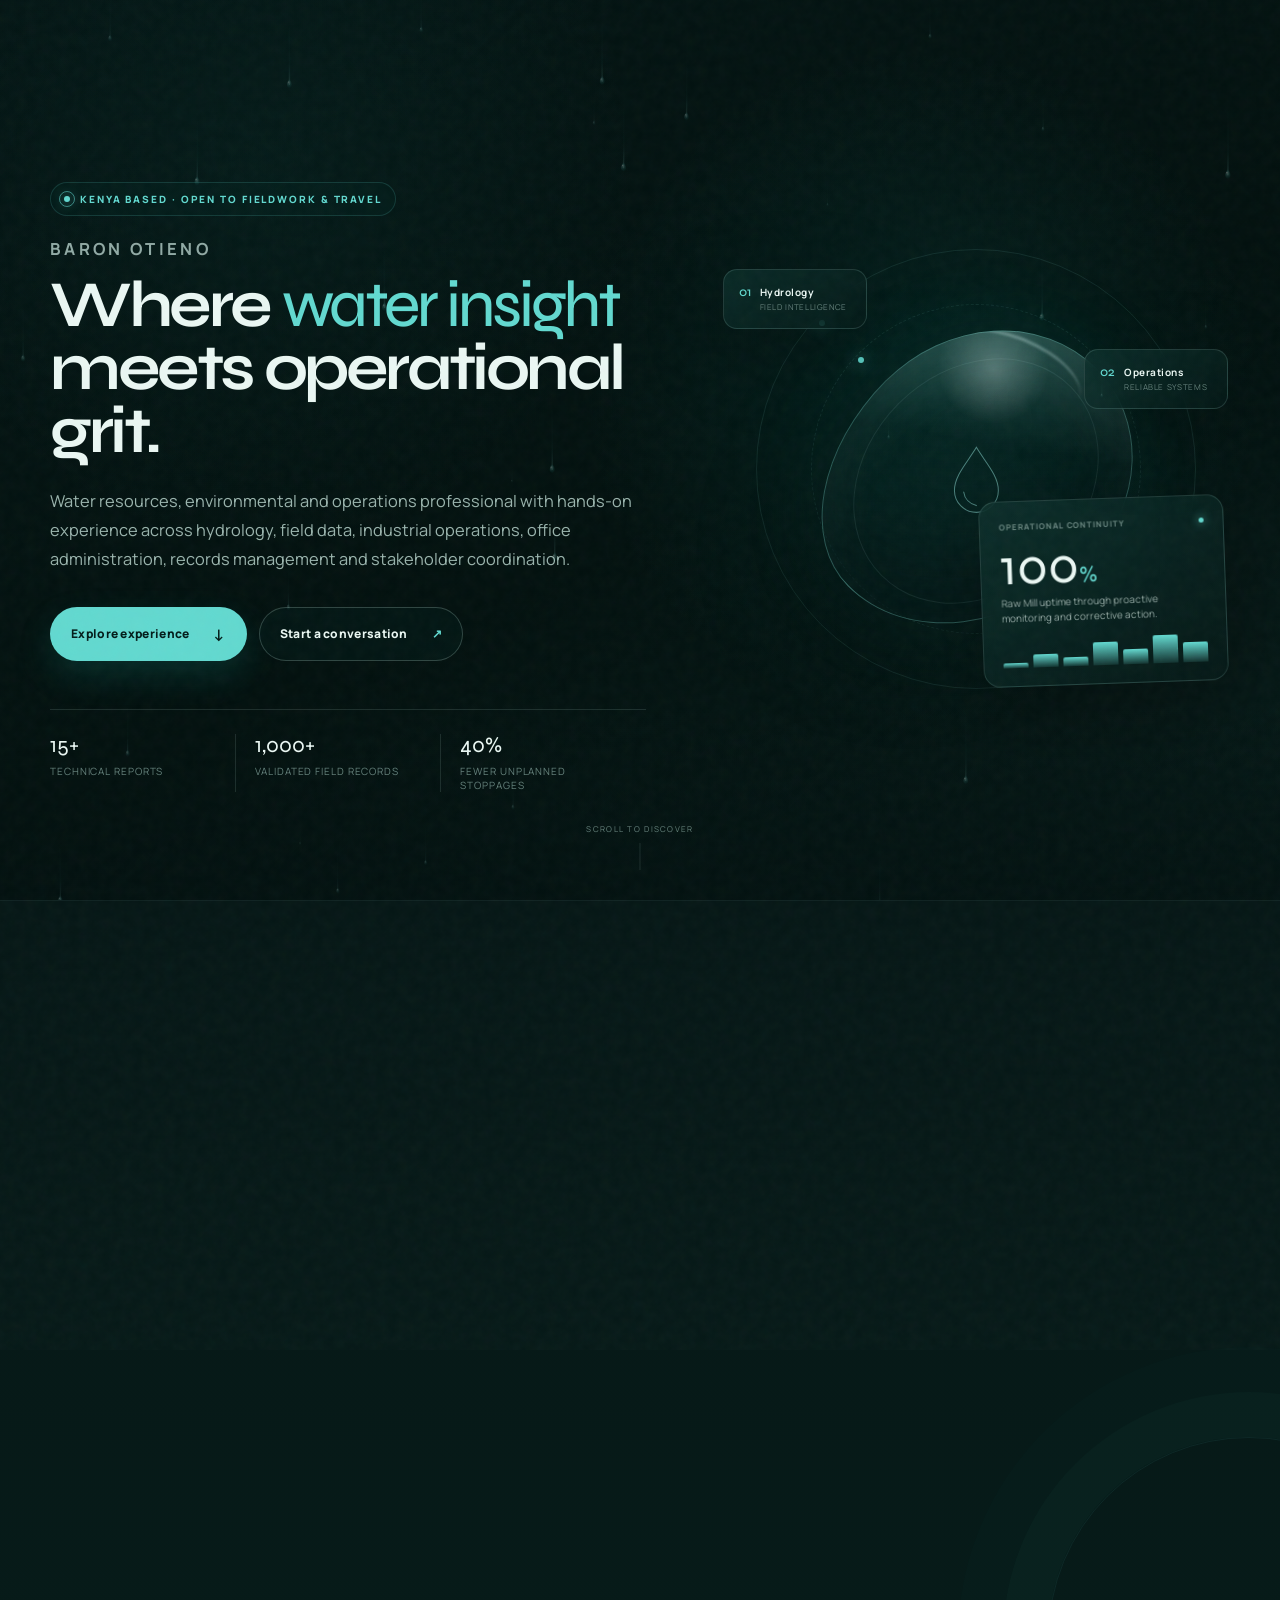
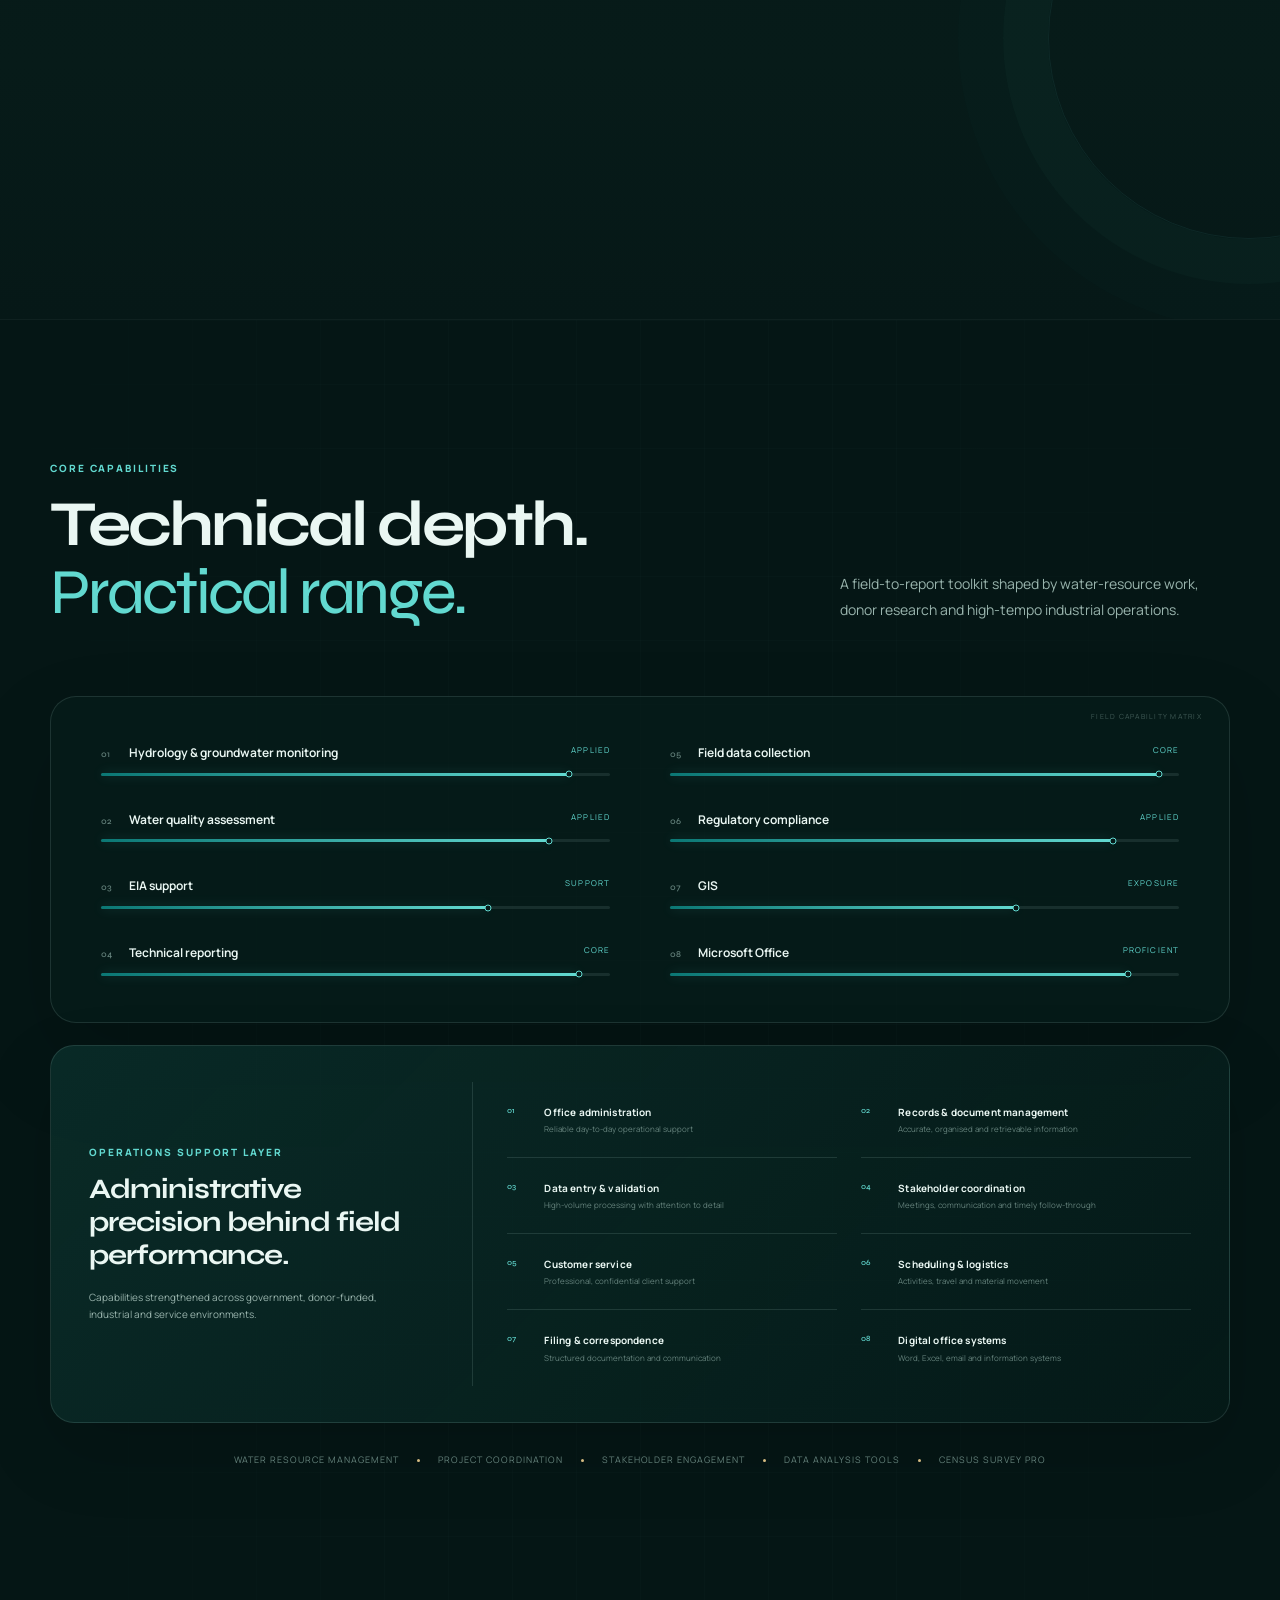
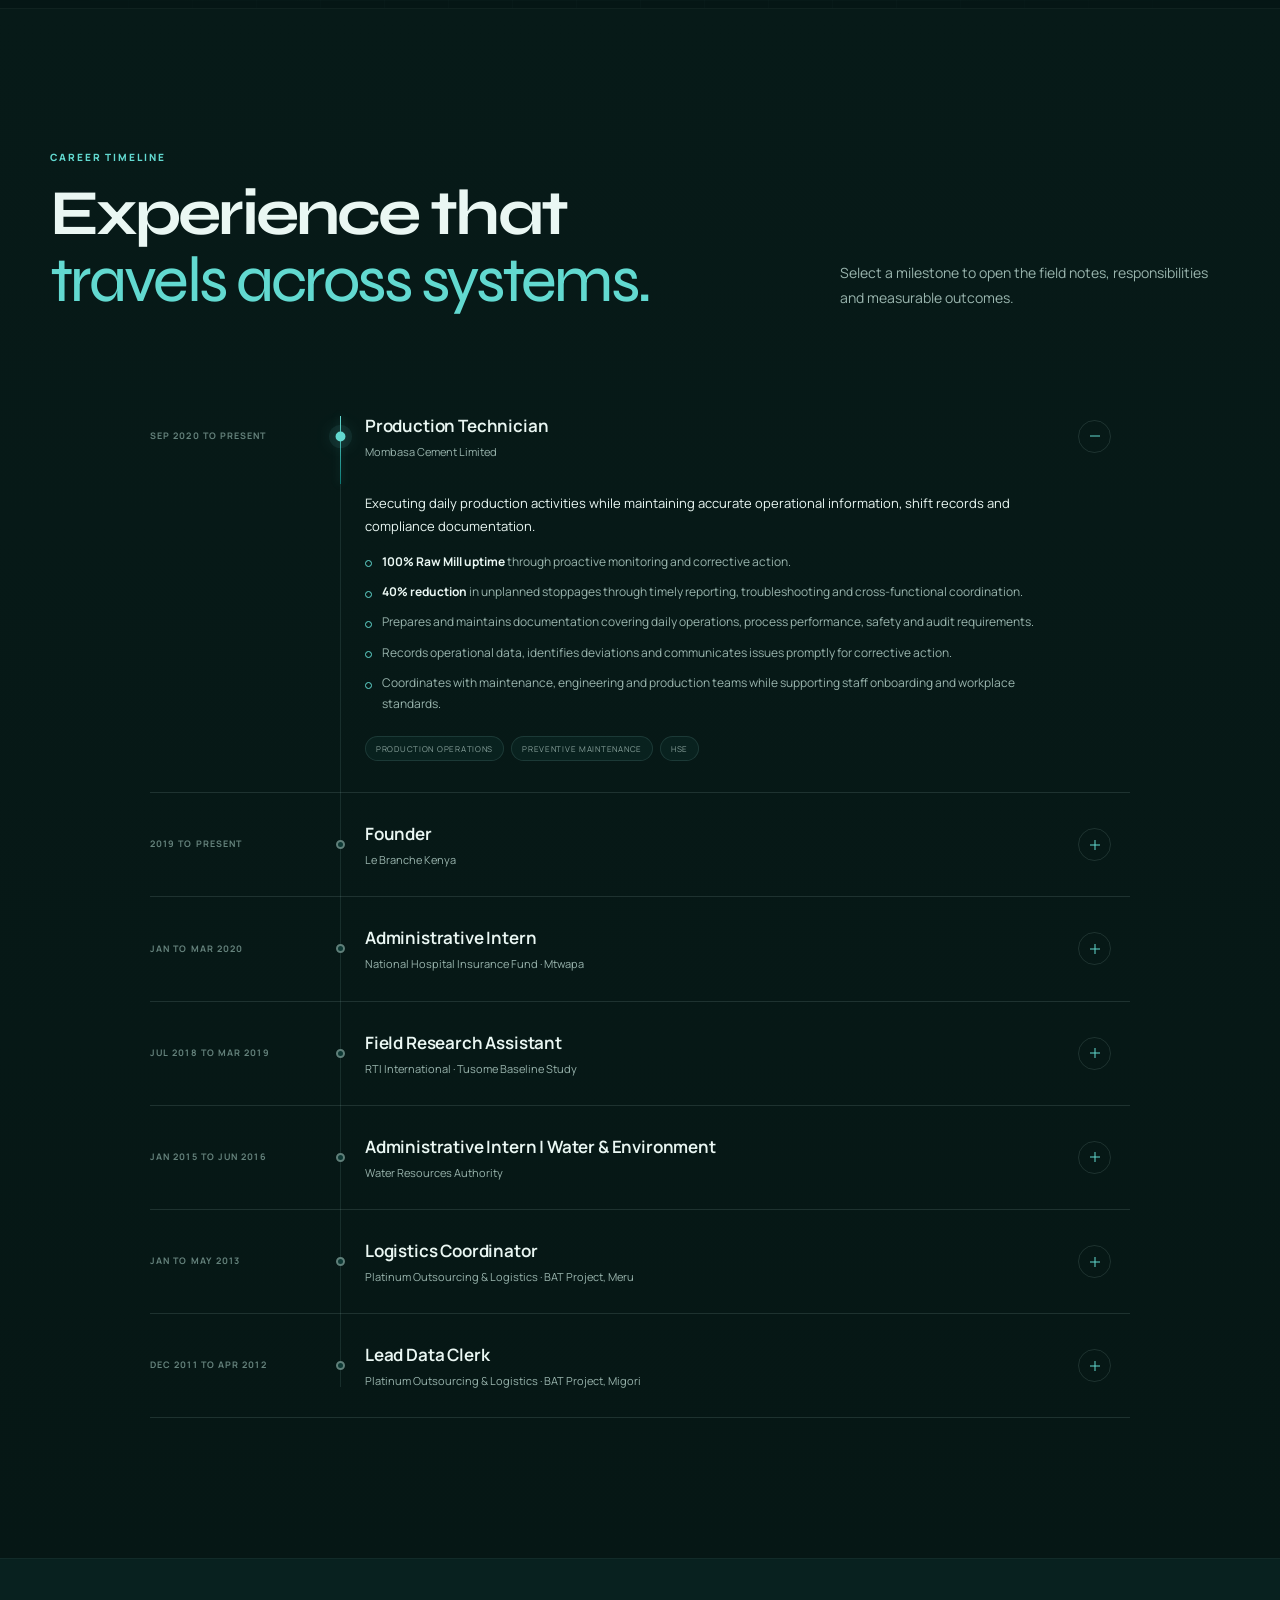
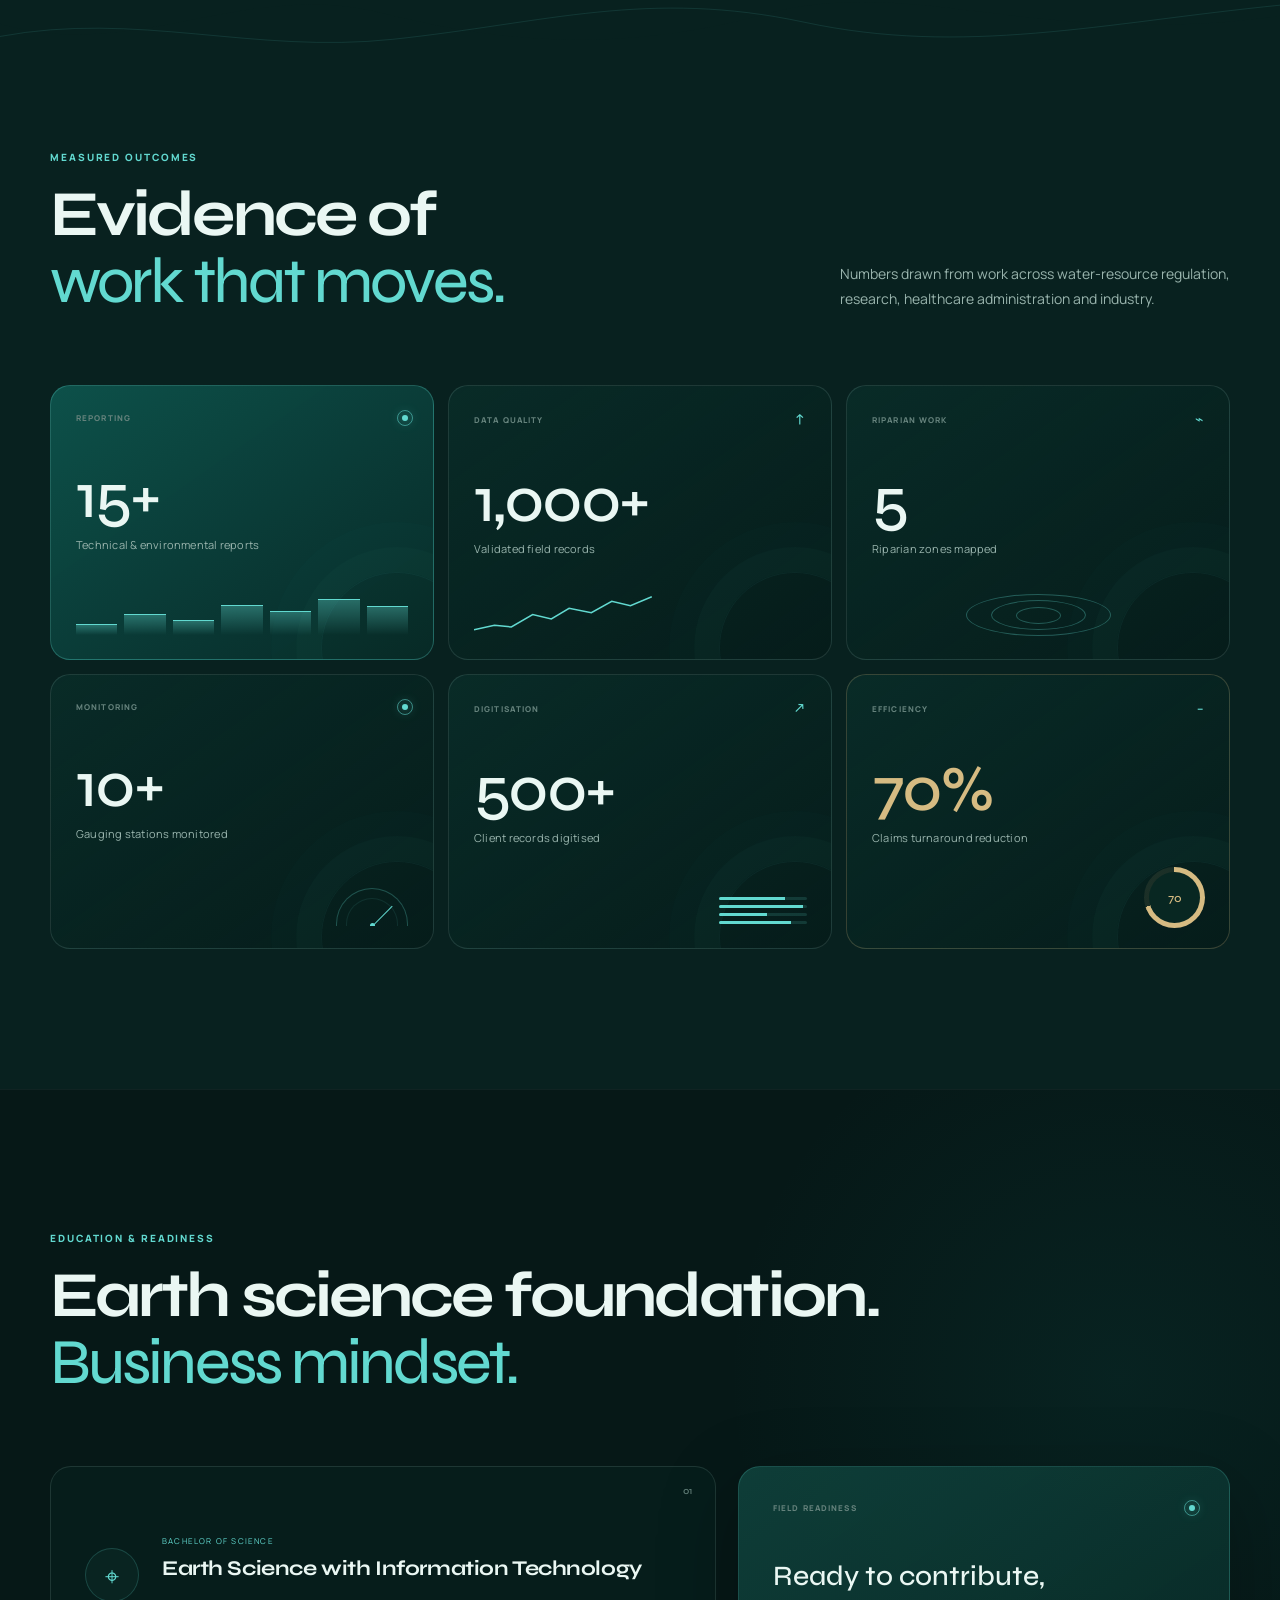
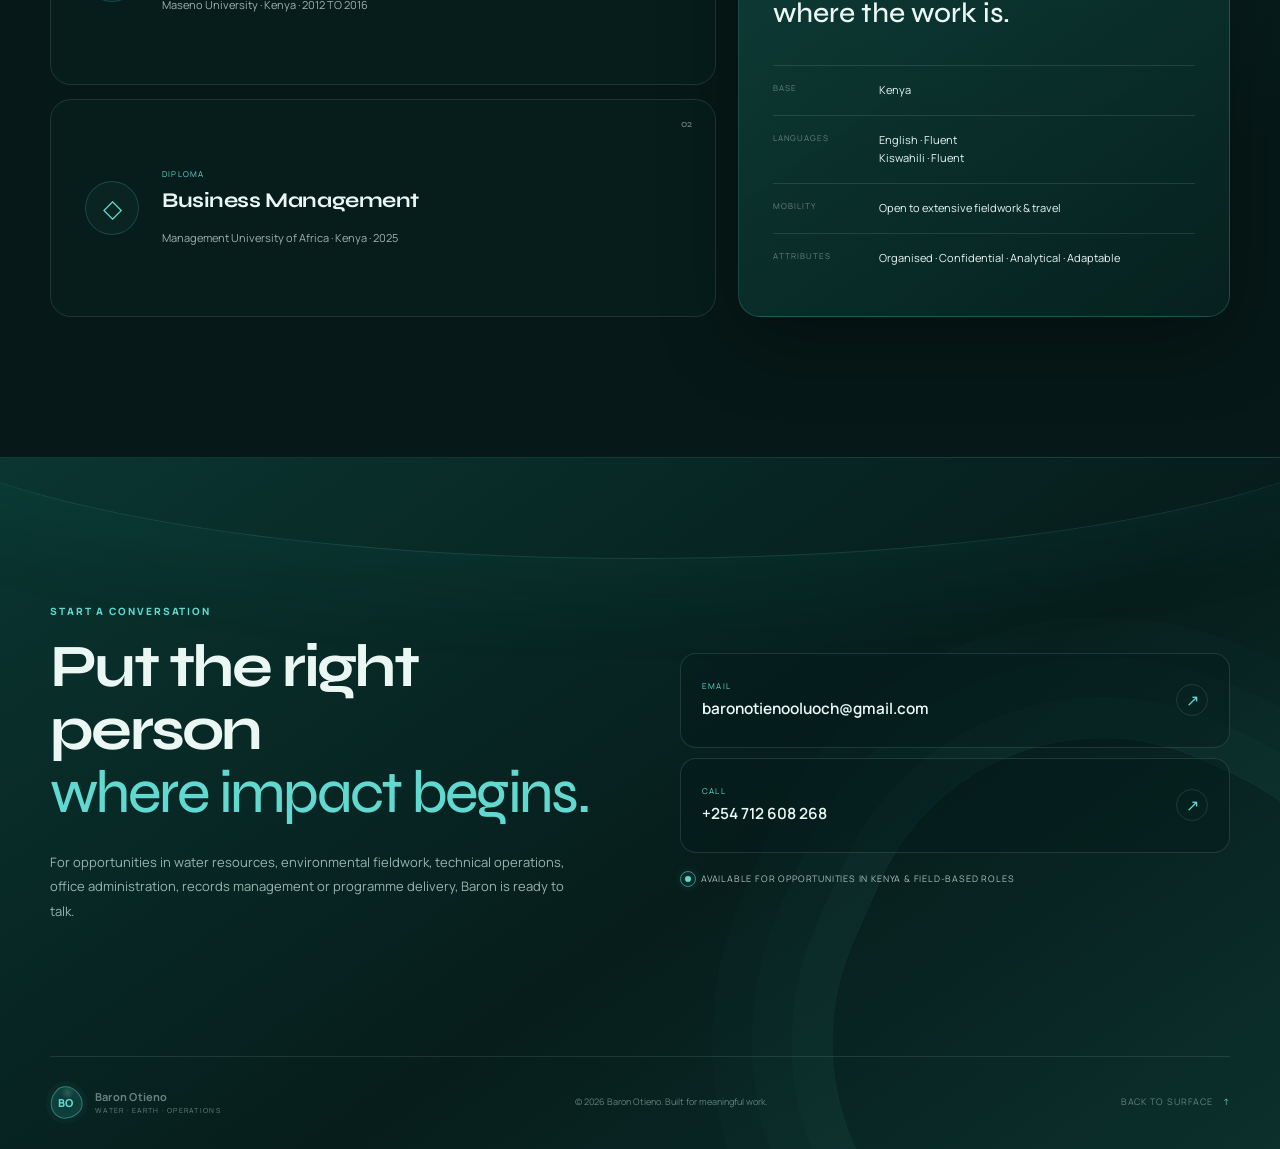
<file: index.html>
<!DOCTYPE html>
<html lang="en">
<head>
  <meta charset="UTF-8">
  <meta name="viewport" content="width=device-width, initial-scale=1.0">
  <meta name="description" content="Portfolio of Baron Otieno, a Water Resources and Environmental professional and operations specialist based in Kenya.">
  <meta name="theme-color" content="#061a1a">
  <title>Baron Otieno | Water, Environment & Operations</title>
  <link rel="stylesheet" href="styles.css">
</head>
<body>
  <a class="skip-link" href="#main">Skip to content</a>
  <div class="scroll-progress" aria-hidden="true"><span id="scrollProgress"></span></div>
  <canvas id="waterCanvas" aria-hidden="true"></canvas>
  <div class="grain" aria-hidden="true"></div>
  <div class="ambient ambient-one" data-parallax="-0.06" aria-hidden="true"></div>
  <div class="ambient ambient-two" data-parallax="0.04" aria-hidden="true"></div>

  <header class="site-header" id="siteHeader">
    <nav class="nav shell" aria-label="Primary navigation">
      <a class="brand" href="#home" aria-label="Baron Otieno, home">
        <span class="brand-mark" aria-hidden="true"><span>BO</span></span>
        <span class="brand-copy"><strong>Baron Otieno</strong><small>Water · Earth · Operations</small></span>
      </a>
      <button class="menu-toggle" id="menuToggle" aria-expanded="false" aria-controls="navLinks" aria-label="Open navigation menu">
        <span></span><span></span>
      </button>
      <div class="nav-links" id="navLinks">
        <a href="#profile">Profile</a>
        <a href="#skills">Skills</a>
        <a href="#experience">Experience</a>
        <a href="#impact">Impact</a>
        <a href="#education">Education</a>
        <a class="nav-contact" href="#contact">Let's talk <span>↗</span></a>
      </div>
    </nav>
  </header>

  <main id="main">
    <section class="hero" id="home" aria-labelledby="hero-title">
      <div class="topography topo-one" aria-hidden="true">
        <svg viewBox="0 0 800 800" role="img">
          <g fill="none" stroke="currentColor" stroke-width="1">
            <path d="M72 590C124 489 80 377 180 303c106-78 198 2 276-96 75-94 172-86 266-29"/>
            <path d="M38 629c66-122 31-251 132-329 119-92 217-6 300-110 78-97 171-98 287-39"/>
            <path d="M9 674c76-152 12-276 137-379 123-101 241-14 329-125C558 65 661 61 791 122"/>
            <path d="M105 552c41-82 8-176 91-236 91-66 161 10 236-82 69-84 152-68 230-21"/>
            <path d="M151 515c20-60 0-131 64-174 68-46 127 12 190-66 54-67 116-45 185-9"/>
          </g>
        </svg>
      </div>

      <div class="hero-grid shell">
        <div class="hero-copy">
          <div class="eyebrow reveal" data-delay="0">
            <span class="live-dot"></span>
            Kenya based · Open to fieldwork & travel
          </div>
          <h1 id="hero-title" class="reveal" data-delay="80">
            <span class="name-line">Baron Otieno</span>
            <span class="statement">Where <em>water insight</em><br>meets operational grit.</span>
          </h1>
          <p class="hero-intro reveal" data-delay="160">Water resources, environmental and operations professional with hands-on experience across hydrology, field data, industrial operations, office administration, records management and stakeholder coordination.</p>
          <div class="hero-actions reveal" data-delay="230">
            <a class="button button-primary magnetic" href="#experience"><span>Explore experience</span><b aria-hidden="true">↓</b></a>
            <a class="button button-quiet magnetic" href="mailto:baronotienooluoch@gmail.com"><span>Start a conversation</span><b aria-hidden="true">↗</b></a>
          </div>
          <div class="hero-proof reveal" data-delay="300" aria-label="Career highlights">
            <div><strong>15+</strong><span>Technical reports</span></div>
            <div><strong>1,000+</strong><span>Validated field records</span></div>
            <div><strong>40%</strong><span>Fewer unplanned stoppages</span></div>
          </div>
        </div>

        <div class="hero-visual reveal" data-delay="180" id="heroVisual">
          <div class="orbit orbit-one" aria-hidden="true"></div>
          <div class="orbit orbit-two" aria-hidden="true"></div>
          <div class="water-drop" aria-hidden="true">
            <div class="drop-sheen"></div>
            <div class="drop-core">
              <svg viewBox="0 0 100 100">
                <path d="M50 10C40 27 24 43 24 61a26 26 0 0 0 52 0C76 43 60 27 50 10Z" fill="none" stroke="currentColor" stroke-width="1.2"/>
                <path d="M35 63c1 8 7 14 15 16" fill="none" stroke="currentColor" stroke-width="1.2" stroke-linecap="round"/>
              </svg>
            </div>
          </div>
          <div class="impact-card glass-card">
            <div class="card-label"><span>Operational continuity</span><i></i></div>
            <strong>100<span>%</span></strong>
            <p>Raw Mill uptime through proactive monitoring and corrective action.</p>
            <div class="signal" aria-hidden="true"><span></span><span></span><span></span><span></span><span></span><span></span><span></span></div>
          </div>
          <div class="micro-card micro-card-a glass-card"><span>01</span><b>Hydrology</b><small>Field intelligence</small></div>
          <div class="micro-card micro-card-b glass-card"><span>02</span><b>Operations</b><small>Reliable systems</small></div>
        </div>
      </div>

      <a class="scroll-cue" href="#profile" aria-label="Scroll to profile"><span>Scroll to discover</span><i></i></a>
    </section>

    <section class="section profile-section" id="profile" aria-labelledby="profile-title">
      <div class="section-marker" aria-hidden="true"><span>01</span><i></i><small>PROFILE</small></div>
      <div class="shell">
        <div class="section-heading reveal">
          <p class="kicker">Professional profile</p>
          <h2 id="profile-title">Grounded in evidence.<br><em>Built for the field.</em></h2>
        </div>
        <div class="profile-grid">
          <div class="profile-story reveal">
            <p class="lead">A multidisciplinary professional turning field observations, operational information and high-volume records into dependable decisions.</p>
            <p>Baron holds a BSc in Earth Science with Information Technology and a Diploma in Business Management. His experience spans hydrology, environmental compliance, office administration, records and document management, data processing, reporting, stakeholder coordination, customer-facing operations, logistics and entrepreneurship. Across government, research, industry, service and enterprise settings, his work is defined by confidentiality, organisation, calm troubleshooting and accountable execution.</p>
            <div class="profile-signoff">
              <span class="line"></span>
              <div><strong>Professional focus</strong><small>Water · Environment · Operations · Administration</small></div>
            </div>
          </div>
          <div class="principles reveal" data-delay="120">
            <article class="principle-card tilt-card">
              <span class="principle-number">01</span>
              <div class="icon-wrap" aria-hidden="true">
                <svg viewBox="0 0 32 32"><path d="M16 3S7 13 7 20a9 9 0 0 0 18 0C25 13 16 3 16 3Z"/><path d="M11 21c.5 3 2.5 5 5 6"/></svg>
              </div>
              <h3>Water intelligence</h3>
              <p>Hydrology, water quality, groundwater monitoring and riparian mapping.</p>
            </article>
            <article class="principle-card tilt-card">
              <span class="principle-number">02</span>
              <div class="icon-wrap" aria-hidden="true">
                <svg viewBox="0 0 32 32"><circle cx="16" cy="16" r="11"/><path d="m16 9 2 5 5 2-5 2-2 5-2-5-5-2 5-2 2-5Z"/></svg>
              </div>
              <h3>Field discipline</h3>
              <p>Accurate collection, validation and reporting under standardised protocols.</p>
            </article>
            <article class="principle-card tilt-card">
              <span class="principle-number">03</span>
              <div class="icon-wrap" aria-hidden="true">
                <svg viewBox="0 0 32 32"><path d="M5 24 11 8l5 12 5-8 6 12H5Z"/><path d="M8 24h16"/></svg>
              </div>
              <h3>Operational resilience</h3>
              <p>Proactive monitoring, first-line interventions and cross-team coordination.</p>
            </article>
            <article class="principle-card tilt-card">
              <span class="principle-number">04</span>
              <div class="icon-wrap" aria-hidden="true">
                <svg viewBox="0 0 32 32"><path d="M8 4h12l5 5v19H8V4Z"/><path d="M20 4v6h5M12 16h9M12 21h9M12 11h3"/></svg>
              </div>
              <h3>Administrative precision</h3>
              <p>Records, correspondence, reports and compliance documentation handled with accuracy and discretion.</p>
            </article>
          </div>
        </div>
      </div>
    </section>

    <section class="section skills-section" id="skills" aria-labelledby="skills-title">
      <div class="section-marker" aria-hidden="true"><span>02</span><i></i><small>CAPABILITY</small></div>
      <div class="shell">
        <div class="section-heading heading-row reveal">
          <div>
            <p class="kicker">Core capabilities</p>
            <h2 id="skills-title">Technical depth.<br><em>Practical range.</em></h2>
          </div>
          <p class="heading-note">A field-to-report toolkit shaped by water-resource work, donor research and high-tempo industrial operations.</p>
        </div>

        <div class="skills-board reveal" data-delay="100">
          <div class="skills-column">
            <div class="skill" style="--level: 92%">
              <div class="skill-top"><span><b>01</b>Hydrology & groundwater monitoring</span><em>Applied</em></div>
              <div class="meter"><i></i><u></u></div>
            </div>
            <div class="skill" style="--level: 88%">
              <div class="skill-top"><span><b>02</b>Water quality assessment</span><em>Applied</em></div>
              <div class="meter"><i></i><u></u></div>
            </div>
            <div class="skill" style="--level: 76%">
              <div class="skill-top"><span><b>03</b>EIA support</span><em>Support</em></div>
              <div class="meter"><i></i><u></u></div>
            </div>
            <div class="skill" style="--level: 94%">
              <div class="skill-top"><span><b>04</b>Technical reporting</span><em>Core</em></div>
              <div class="meter"><i></i><u></u></div>
            </div>
          </div>
          <div class="skills-column">
            <div class="skill" style="--level: 96%">
              <div class="skill-top"><span><b>05</b>Field data collection</span><em>Core</em></div>
              <div class="meter"><i></i><u></u></div>
            </div>
            <div class="skill" style="--level: 87%">
              <div class="skill-top"><span><b>06</b>Regulatory compliance</span><em>Applied</em></div>
              <div class="meter"><i></i><u></u></div>
            </div>
            <div class="skill" style="--level: 68%">
              <div class="skill-top"><span><b>07</b>GIS</span><em>Exposure</em></div>
              <div class="meter"><i></i><u></u></div>
            </div>
            <div class="skill" style="--level: 90%">
              <div class="skill-top"><span><b>08</b>Microsoft Office</span><em>Proficient</em></div>
              <div class="meter"><i></i><u></u></div>
            </div>
          </div>
        </div>

        <div class="admin-toolkit reveal" data-delay="140">
          <div class="toolkit-intro">
            <p class="kicker">Operations support layer</p>
            <h3>Administrative precision behind field performance.</h3>
            <span>Capabilities strengthened across government, donor-funded, industrial and service environments.</span>
          </div>
          <div class="toolkit-grid">
            <article><b>01</b><div><strong>Office administration</strong><small>Reliable day-to-day operational support</small></div></article>
            <article><b>02</b><div><strong>Records & document management</strong><small>Accurate, organised and retrievable information</small></div></article>
            <article><b>03</b><div><strong>Data entry & validation</strong><small>High-volume processing with attention to detail</small></div></article>
            <article><b>04</b><div><strong>Stakeholder coordination</strong><small>Meetings, communication and timely follow-through</small></div></article>
            <article><b>05</b><div><strong>Customer service</strong><small>Professional, confidential client support</small></div></article>
            <article><b>06</b><div><strong>Scheduling & logistics</strong><small>Activities, travel and material movement</small></div></article>
            <article><b>07</b><div><strong>Filing & correspondence</strong><small>Structured documentation and communication</small></div></article>
            <article><b>08</b><div><strong>Digital office systems</strong><small>Word, Excel, email and information systems</small></div></article>
          </div>
        </div>

        <div class="tool-ribbon reveal" data-delay="180" aria-label="Additional skills">
          <span>Water resource management</span><i></i><span>Project coordination</span><i></i><span>Stakeholder engagement</span><i></i><span>Data analysis tools</span><i></i><span>Census Survey Pro</span>
        </div>
      </div>
    </section>

    <section class="section experience-section" id="experience" aria-labelledby="experience-title">
      <div class="section-marker" aria-hidden="true"><span>03</span><i></i><small>EXPERIENCE</small></div>
      <div class="shell">
        <div class="section-heading heading-row reveal">
          <div>
            <p class="kicker">Career timeline</p>
            <h2 id="experience-title">Experience that<br><em>travels across systems.</em></h2>
          </div>
          <p class="heading-note">Select a milestone to open the field notes, responsibilities and measurable outcomes.</p>
        </div>

        <div class="timeline reveal" data-delay="100">
          <div class="timeline-rail" aria-hidden="true"><span></span></div>

          <article class="timeline-item is-open">
            <button class="timeline-trigger" aria-expanded="true" aria-controls="role-1">
              <span class="timeline-dot"></span>
              <span class="timeline-date">SEP 2020 TO PRESENT</span>
              <span class="timeline-title"><strong>Production Technician</strong><small>Mombasa Cement Limited</small></span>
              <span class="timeline-toggle"><i></i><b></b></span>
            </button>
            <div class="timeline-panel" id="role-1">
              <div class="timeline-panel-inner">
                <p>Executing daily production activities while maintaining accurate operational information, shift records and compliance documentation.</p>
                <ul>
                  <li><strong>100% Raw Mill uptime</strong> through proactive monitoring and corrective action.</li>
                  <li><strong>40% reduction</strong> in unplanned stoppages through timely reporting, troubleshooting and cross-functional coordination.</li>
                  <li>Prepares and maintains documentation covering daily operations, process performance, safety and audit requirements.</li>
                  <li>Records operational data, identifies deviations and communicates issues promptly for corrective action.</li>
                  <li>Coordinates with maintenance, engineering and production teams while supporting staff onboarding and workplace standards.</li>
                </ul>
                <div class="role-tags"><span>Production operations</span><span>Preventive maintenance</span><span>HSE</span></div>
              </div>
            </div>
          </article>

          <article class="timeline-item">
            <button class="timeline-trigger" aria-expanded="false" aria-controls="role-founder">
              <span class="timeline-dot"></span>
              <span class="timeline-date">2019 TO PRESENT</span>
              <span class="timeline-title"><strong>Founder</strong><small>Le Branche Kenya</small></span>
              <span class="timeline-toggle"><i></i><b></b></span>
            </button>
            <div class="timeline-panel" id="role-founder">
              <div class="timeline-panel-inner">
                <p>Founded and leads a Kenyan venture supplying and customising branded merchandise and promotional materials for clients.</p>
                <ul>
                  <li>Coordinates client requirements from concept and material selection through sourcing and delivery.</li>
                  <li>Oversees supplier relationships, quality checks and fulfilment for branded apparel, office items, promotional products and related materials.</li>
                  <li>Manages day-to-day operations, customer service and delivery schedules while building long-term business relationships.</li>
                </ul>
                <div class="role-tags"><span>Entrepreneurship</span><span>Branded supplies</span><span>Client delivery</span></div>
              </div>
            </div>
          </article>

          <article class="timeline-item">
            <button class="timeline-trigger" aria-expanded="false" aria-controls="role-2">
              <span class="timeline-dot"></span>
              <span class="timeline-date">JAN TO MAR 2020</span>
              <span class="timeline-title"><strong>Administrative Intern</strong><small>National Hospital Insurance Fund · Mtwapa</small></span>
              <span class="timeline-toggle"><i></i><b></b></span>
            </button>
            <div class="timeline-panel" id="role-2">
              <div class="timeline-panel-inner">
                <p>Supported client-facing and administrative operations under strict service and compliance standards.</p>
                <ul>
                  <li>Digitised more than <strong>500 client records</strong>, reducing claims turnaround time by <strong>70%</strong>.</li>
                  <li>Resolved <strong>90% of enquiries</strong> at first contact through focused front-desk support.</li>
                  <li>Helped streamline daily workflow, reduce data-entry errors and cut backlog by 50%.</li>
                </ul>
                <div class="role-tags"><span>Records digitisation</span><span>Client service</span><span>Compliance</span></div>
              </div>
            </div>
          </article>

          <article class="timeline-item">
            <button class="timeline-trigger" aria-expanded="false" aria-controls="role-3">
              <span class="timeline-dot"></span>
              <span class="timeline-date">JUL 2018 TO MAR 2019</span>
              <span class="timeline-title"><strong>Field Research Assistant</strong><small>RTI International · Tusome Baseline Study</small></span>
              <span class="timeline-toggle"><i></i><b></b></span>
            </button>
            <div class="timeline-panel" id="role-3">
              <div class="timeline-panel-inner">
                <p>Planned and executed donor-funded field research under standardised protocols across two counties.</p>
                <ul>
                  <li>Collected, cleaned and validated <strong>1,000+ school-based records</strong>.</li>
                  <li>Reduced data-entry error rates by <strong>98%</strong> through Census Survey Pro validation.</li>
                  <li>Coordinated activities with 20+ schools, education officials and project stakeholders.</li>
                  <li>Prepared structured progress reports and project updates while maintaining organised records and timely submissions.</li>
                </ul>
                <div class="role-tags"><span>Field research</span><span>Data validation</span><span>Stakeholder coordination</span></div>
              </div>
            </div>
          </article>

          <article class="timeline-item">
            <button class="timeline-trigger" aria-expanded="false" aria-controls="role-4">
              <span class="timeline-dot"></span>
              <span class="timeline-date">JAN 2015 TO JUN 2016</span>
              <span class="timeline-title"><strong>Administrative Intern | Water & Environment</strong><small>Water Resources Authority</small></span>
              <span class="timeline-toggle"><i></i><b></b></span>
            </button>
            <div class="timeline-panel" id="role-4">
              <div class="timeline-panel-inner">
                <p>Conducted field assessments and technical reporting supporting sustainable water-resource management and regulatory enforcement.</p>
                <ul>
                  <li>Prepared <strong>15+ hydrological and environmental reports</strong>.</li>
                  <li>Monitored <strong>10+ gauging stations</strong> and supported billing with accurate water-use data.</li>
                  <li>Participated in water-quality testing and groundwater analysis.</li>
                  <li>Mapped <strong>5+ riparian zones</strong> to support compliance and planning.</li>
                </ul>
                <div class="role-tags"><span>Hydrology</span><span>Water quality</span><span>Riparian mapping</span></div>
              </div>
            </div>
          </article>

          <article class="timeline-item">
            <button class="timeline-trigger" aria-expanded="false" aria-controls="role-5">
              <span class="timeline-dot"></span>
              <span class="timeline-date">JAN TO MAY 2013</span>
              <span class="timeline-title"><strong>Logistics Coordinator</strong><small>Platinum Outsourcing & Logistics · BAT Project, Meru</small></span>
              <span class="timeline-toggle"><i></i><b></b></span>
            </button>
            <div class="timeline-panel" id="role-5">
              <div class="timeline-panel-inner">
                <p>Coordinated a regulated agricultural supply chain connecting growers, transporters and project teams.</p>
                <ul>
                  <li>Oversaw logistics for <strong>50+ transporters</strong> and payment coordination for hired vehicles.</li>
                  <li>Built partnerships with <strong>80+ farmers</strong>, achieving 95% compliance with BAT quality standards.</li>
                  <li>Maintained 100% adherence to transport safety and regulatory standards.</li>
                </ul>
                <div class="role-tags"><span>Supply chain</span><span>Quality standards</span><span>Transport safety</span></div>
              </div>
            </div>
          </article>

          <article class="timeline-item">
            <button class="timeline-trigger" aria-expanded="false" aria-controls="role-6">
              <span class="timeline-dot"></span>
              <span class="timeline-date">DEC 2011 TO APR 2012</span>
              <span class="timeline-title"><strong>Lead Data Clerk</strong><small>Platinum Outsourcing & Logistics · BAT Project, Migori</small></span>
              <span class="timeline-toggle"><i></i><b></b></span>
            </button>
            <div class="timeline-panel" id="role-6">
              <div class="timeline-panel-inner">
                <p>Provided back-end administrative support for logistics documentation, filing and analysis.</p>
                <ul>
                  <li>Validated <strong>2,000+ data entries</strong> with a 100% accuracy rate.</li>
                  <li>Improved document access time by <strong>50%</strong> through streamlined filing and retrieval.</li>
                  <li>Identified and corrected critical data errors, preventing report rejections.</li>
                </ul>
                <div class="role-tags"><span>Data quality</span><span>Records management</span><span>Logistics support</span></div>
              </div>
            </div>
          </article>
        </div>
      </div>
    </section>

    <section class="section impact-section" id="impact" aria-labelledby="impact-title">
      <div class="impact-waterline" aria-hidden="true">
        <svg viewBox="0 0 1440 190" preserveAspectRatio="none"><path d="M0 91c152 56 276-64 430-15s283 51 429 2c170-57 306 49 581 2v110H0V91Z"/><path d="M0 109c154-36 285 25 442 4 173-23 287-71 463-24 179 48 335 1 535-24"/></svg>
      </div>
      <div class="section-marker" aria-hidden="true"><span>04</span><i></i><small>IMPACT</small></div>
      <div class="shell">
        <div class="section-heading heading-row reveal">
          <div>
            <p class="kicker">Measured outcomes</p>
            <h2 id="impact-title">Evidence of<br><em>work that moves.</em></h2>
          </div>
          <p class="heading-note">Numbers drawn from work across water-resource regulation, research, healthcare administration and industry.</p>
        </div>

        <div class="impact-dashboard reveal" data-delay="100">
          <article class="stat-card stat-featured">
            <div class="stat-head"><span>REPORTING</span><i class="pulse-dot"></i></div>
            <strong class="counter" data-target="15" data-suffix="+">0</strong>
            <p>Technical & environmental reports</p>
            <div class="mini-chart chart-bars" aria-hidden="true"><i></i><i></i><i></i><i></i><i></i><i></i><i></i></div>
          </article>
          <article class="stat-card">
            <div class="stat-head"><span>DATA QUALITY</span><i>↑</i></div>
            <strong class="counter" data-target="1000" data-suffix="+">0</strong>
            <p>Validated field records</p>
            <svg class="mini-chart sparkline" viewBox="0 0 200 45" preserveAspectRatio="none" aria-hidden="true"><path d="M0 39 23 34 42 36 66 22 87 27 107 15 132 20 155 7 176 12 200 2"/><path class="area" d="M0 39 23 34 42 36 66 22 87 27 107 15 132 20 155 7 176 12 200 2V45H0Z"/></svg>
          </article>
          <article class="stat-card">
            <div class="stat-head"><span>RIPARIAN WORK</span><i>⌁</i></div>
            <strong class="counter" data-target="5">0</strong>
            <p>Riparian zones mapped</p>
            <div class="mini-chart contour" aria-hidden="true"><span></span><span></span><span></span></div>
          </article>
          <article class="stat-card">
            <div class="stat-head"><span>MONITORING</span><i class="pulse-dot"></i></div>
            <strong class="counter" data-target="10" data-suffix="+">0</strong>
            <p>Gauging stations monitored</p>
            <div class="gauge" aria-hidden="true"><i></i><span></span></div>
          </article>
          <article class="stat-card">
            <div class="stat-head"><span>DIGITISATION</span><i>↗</i></div>
            <strong class="counter" data-target="500" data-suffix="+">0</strong>
            <p>Client records digitised</p>
            <div class="record-lines" aria-hidden="true"><i></i><i></i><i></i><i></i></div>
          </article>
          <article class="stat-card stat-accent">
            <div class="stat-head"><span>EFFICIENCY</span><i>−</i></div>
            <strong class="counter" data-target="70" data-suffix="%">0</strong>
            <p>Claims turnaround reduction</p>
            <div class="ring-meter" aria-hidden="true"><span>70</span></div>
          </article>
        </div>
      </div>
    </section>

    <section class="section education-section" id="education" aria-labelledby="education-title">
      <div class="section-marker" aria-hidden="true"><span>05</span><i></i><small>FOUNDATION</small></div>
      <div class="shell">
        <div class="section-heading reveal">
          <p class="kicker">Education & readiness</p>
          <h2 id="education-title">Earth science foundation.<br><em>Business mindset.</em></h2>
        </div>
        <div class="education-grid">
          <div class="qualification-list reveal">
            <article class="qualification-card tilt-card">
              <span class="qual-index">01</span>
              <div class="qual-icon" aria-hidden="true">⌖</div>
              <div><p>Bachelor of Science</p><h3>Earth Science with Information Technology</h3><span>Maseno University · Kenya · 2012 TO 2016</span></div>
              <i class="qual-line"></i>
            </article>
            <article class="qualification-card tilt-card">
              <span class="qual-index">02</span>
              <div class="qual-icon" aria-hidden="true">◇</div>
              <div><p>Diploma</p><h3>Business Management</h3><span>Management University of Africa · Kenya · 2025</span></div>
              <i class="qual-line"></i>
            </article>
          </div>
          <aside class="readiness-card reveal" data-delay="120">
            <div class="readiness-top"><span>FIELD READINESS</span><i class="live-dot"></i></div>
            <h3>Ready to contribute,<br>where the work is.</h3>
            <dl>
              <div><dt>Base</dt><dd>Kenya</dd></div>
              <div><dt>Languages</dt><dd>English · Fluent<br>Kiswahili · Fluent</dd></div>
              <div><dt>Mobility</dt><dd>Open to extensive fieldwork & travel</dd></div>
              <div><dt>Attributes</dt><dd>Organised · Confidential · Analytical · Adaptable</dd></div>
            </dl>
          </aside>
        </div>
      </div>
    </section>

    <section class="contact-section" id="contact" aria-labelledby="contact-title">
      <div class="contact-topo" aria-hidden="true"></div>
      <div class="shell contact-grid">
        <div class="contact-copy reveal">
          <p class="kicker">Start a conversation</p>
          <h2 id="contact-title">Put the right person<br><em>where impact begins.</em></h2>
          <p>For opportunities in water resources, environmental fieldwork, technical operations, office administration, records management or programme delivery, Baron is ready to talk.</p>
        </div>
        <div class="contact-actions reveal" data-delay="120">
          <a class="contact-link magnetic" href="mailto:baronotienooluoch@gmail.com">
            <span class="contact-label">EMAIL</span>
            <strong>baronotienooluoch@gmail.com</strong>
            <i aria-hidden="true">↗</i>
          </a>
          <a class="contact-link magnetic" href="tel:+254712608268">
            <span class="contact-label">CALL</span>
            <strong>+254 712 608 268</strong>
            <i aria-hidden="true">↗</i>
          </a>
          <div class="availability-chip"><span class="live-dot"></span> Available for opportunities in Kenya & field-based roles</div>
        </div>
      </div>
      <footer class="footer shell">
        <a class="brand footer-brand" href="#home" aria-label="Back to top"><span class="brand-mark"><span>BO</span></span><span class="brand-copy"><strong>Baron Otieno</strong><small>Water · Earth · Operations</small></span></a>
        <p>© <span id="year"></span> Baron Otieno. Built for meaningful work.</p>
        <a class="back-top" href="#home">Back to surface <span>↑</span></a>
      </footer>
    </section>
  </main>

  <script src="script.js"></script>
</body>
</html>
</file>
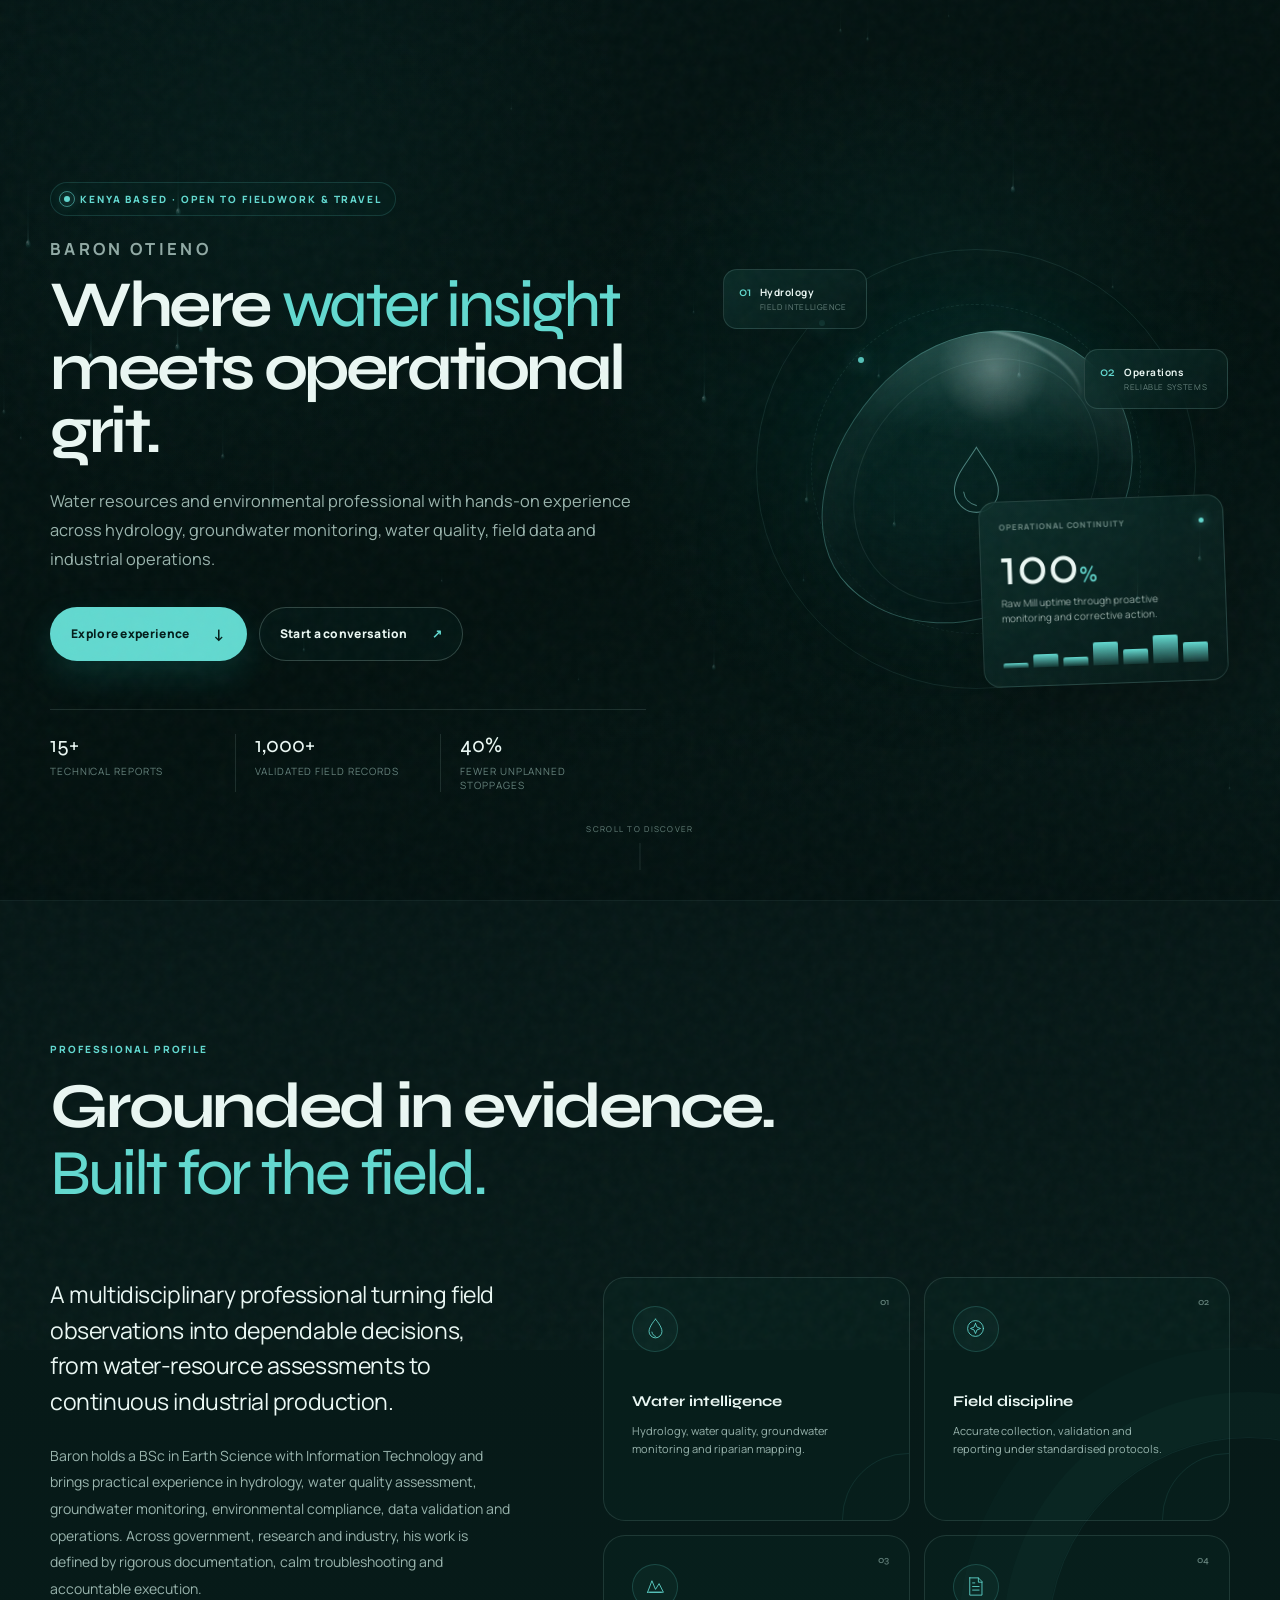
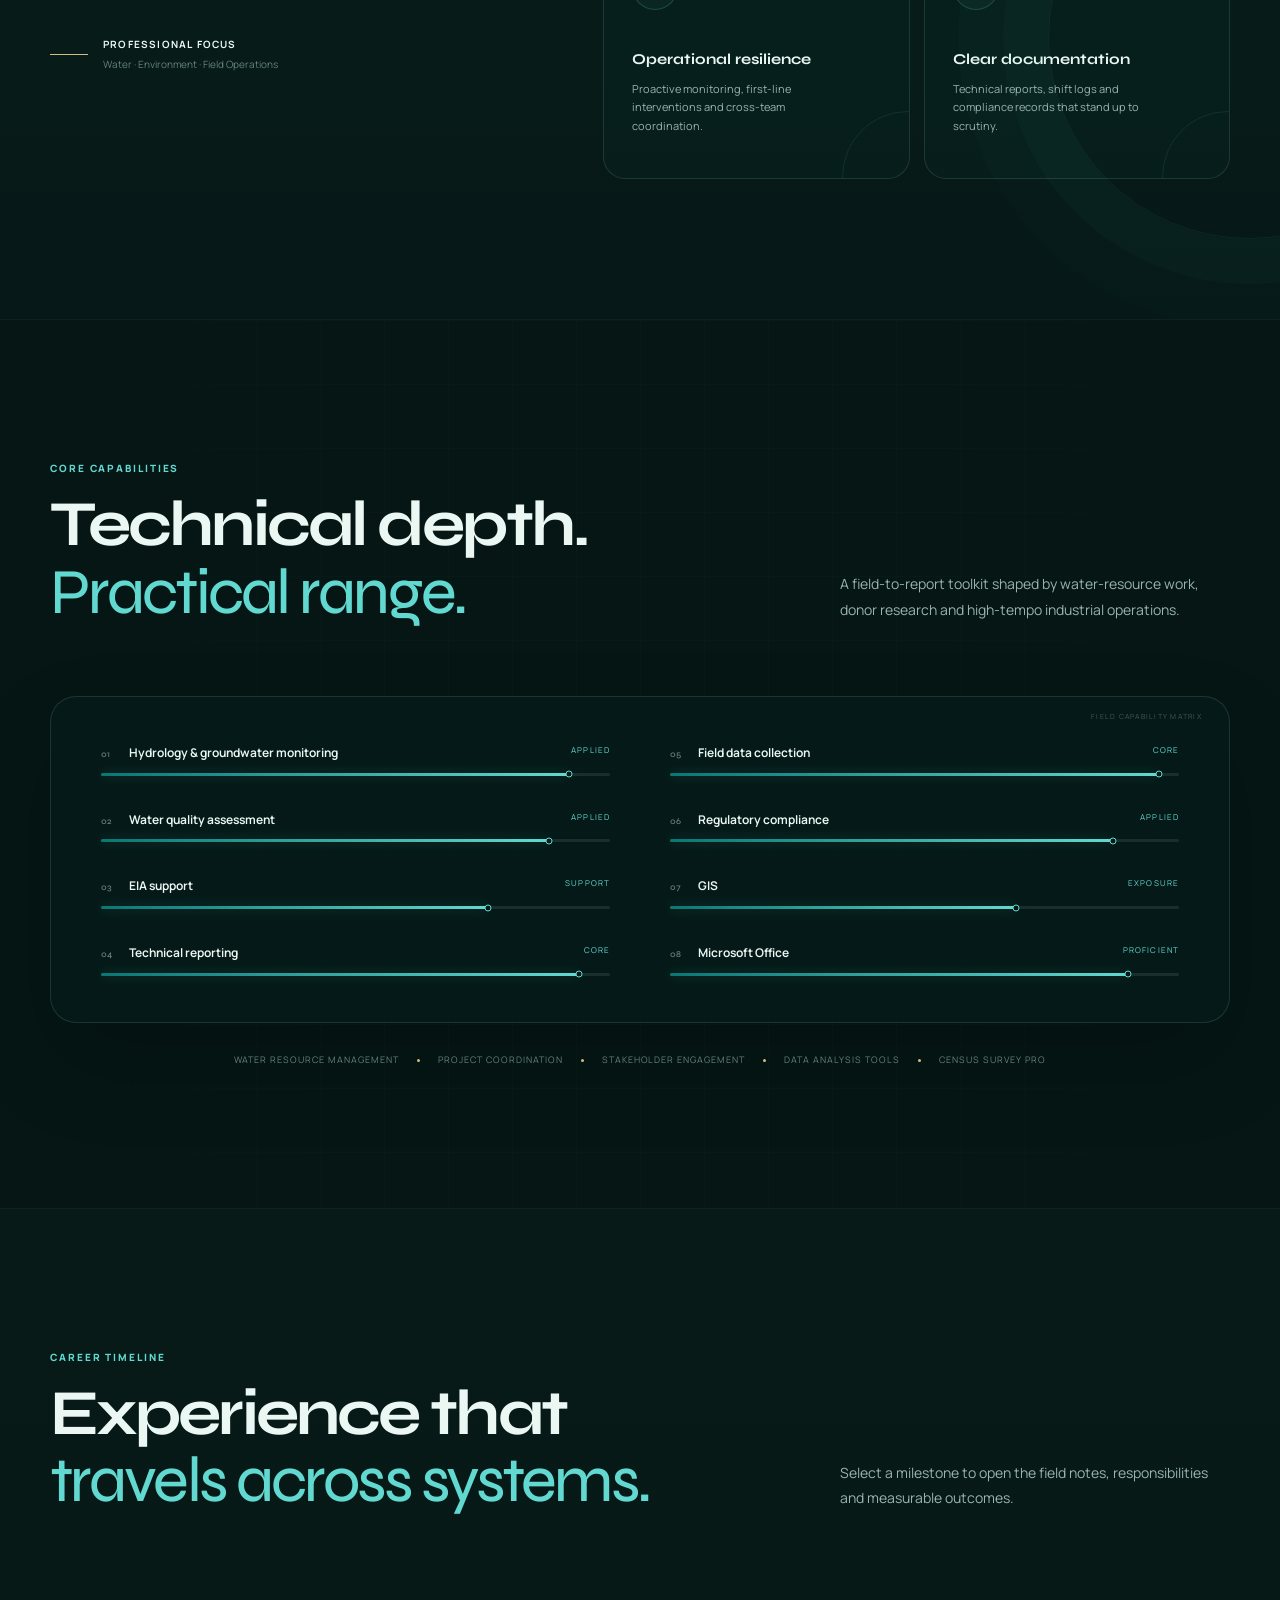
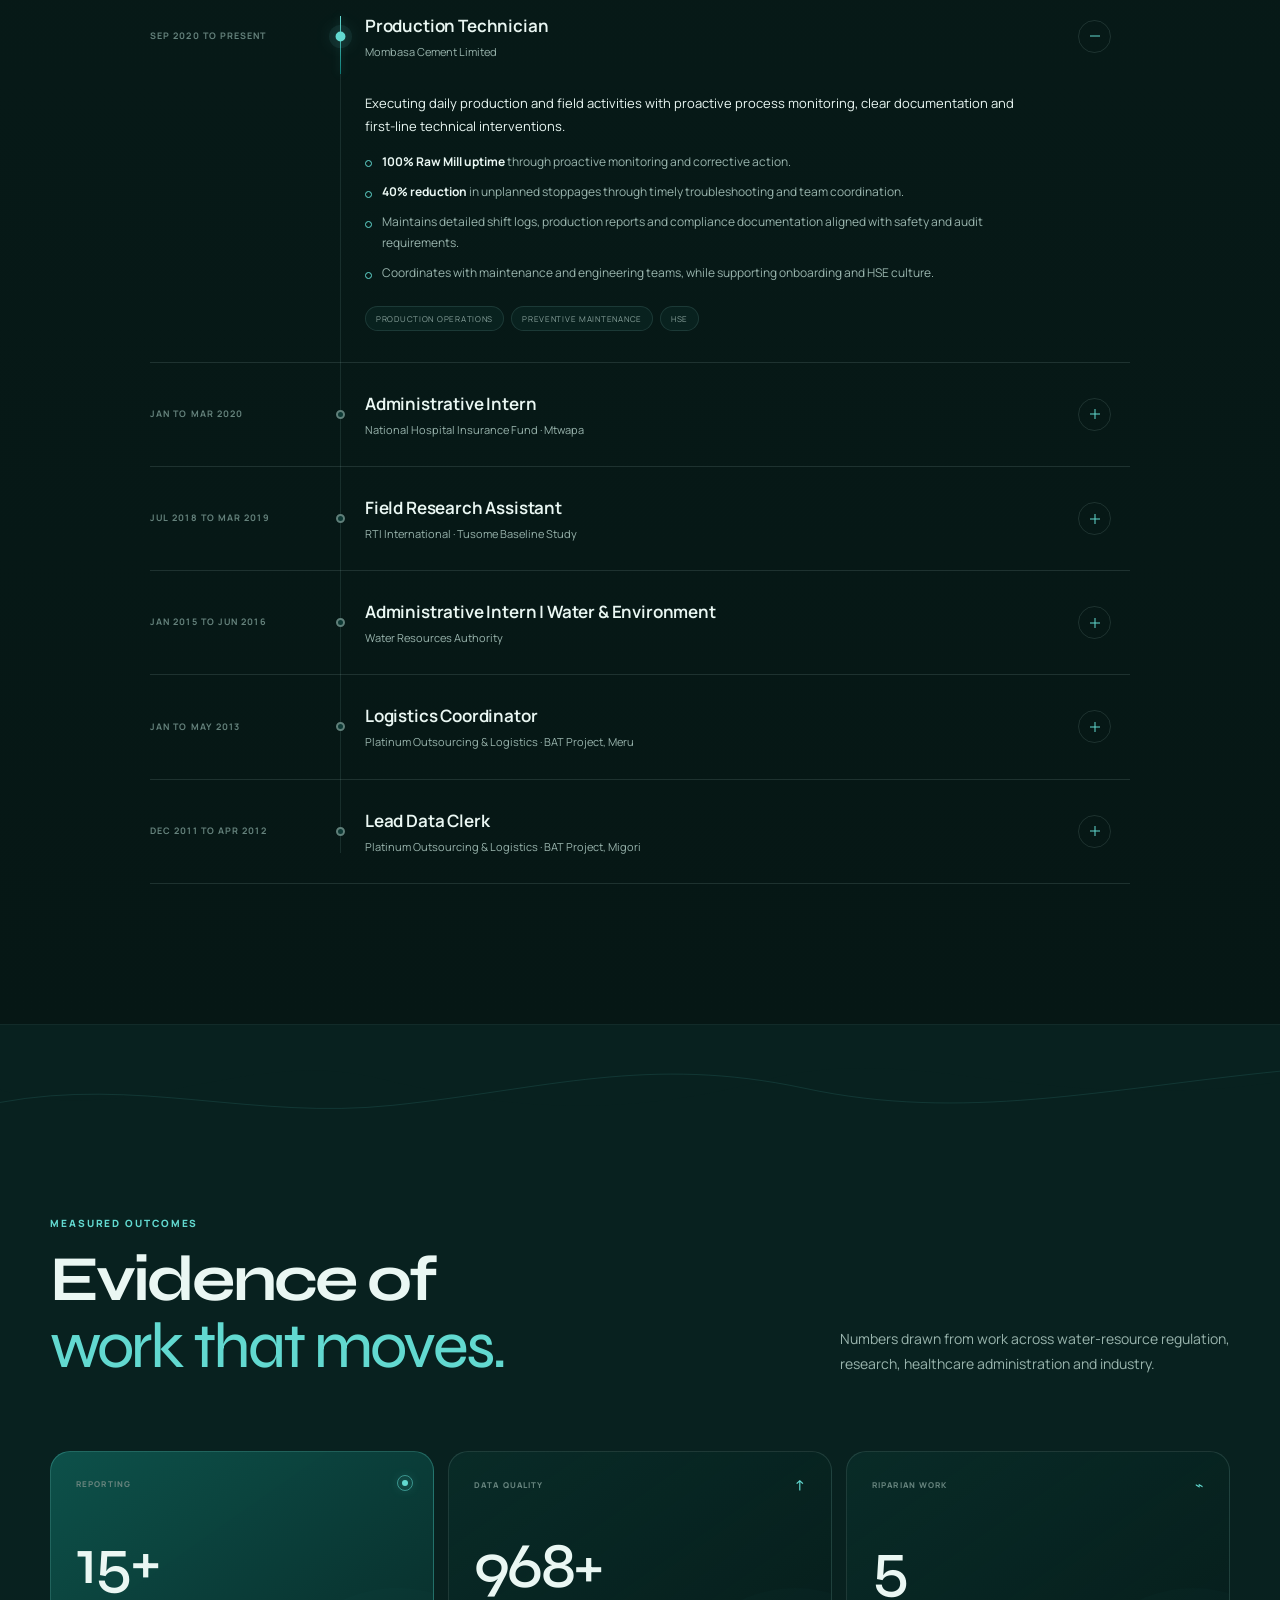
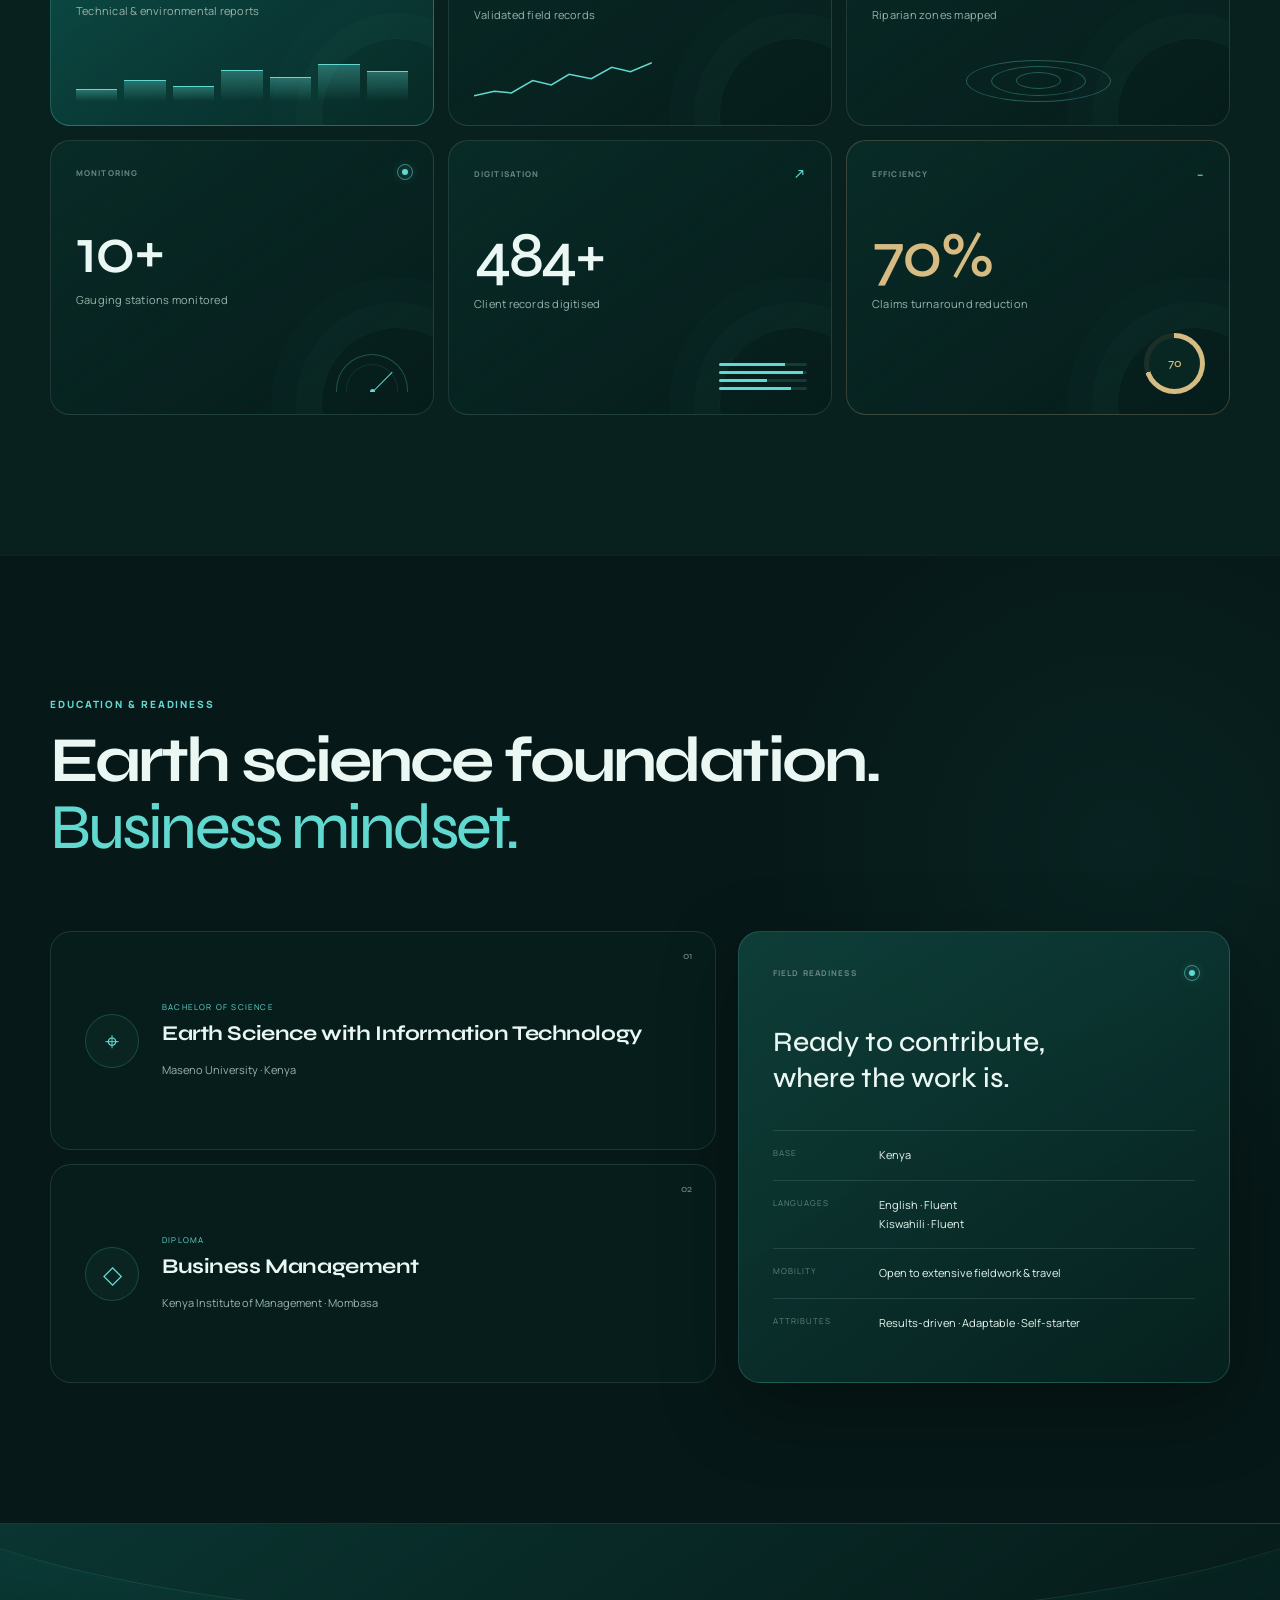
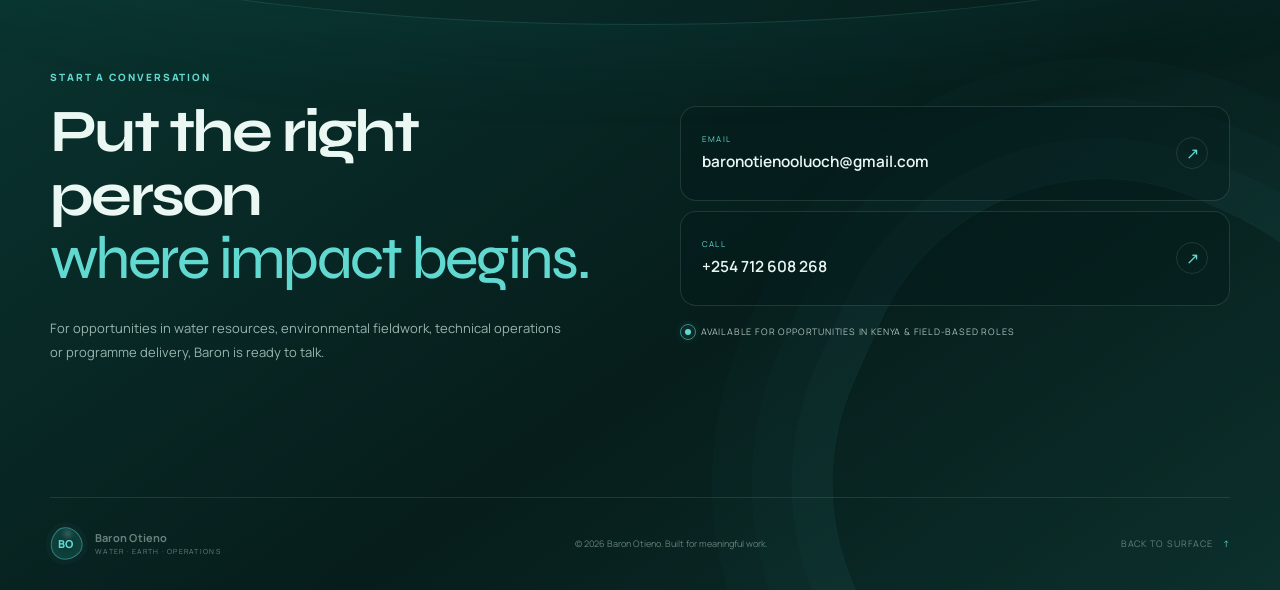
<file: baron-portfolio/index.html>
<!DOCTYPE html>
<html lang="en">
<head>
  <meta charset="UTF-8">
  <meta name="viewport" content="width=device-width, initial-scale=1.0">
  <meta name="description" content="Portfolio of Baron Otieno, a Water Resources and Environmental professional and operations specialist based in Kenya.">
  <meta name="theme-color" content="#061a1a">
  <title>Baron Otieno | Water, Environment & Operations</title>
  <link rel="stylesheet" href="styles.css">
</head>
<body>
  <a class="skip-link" href="#main">Skip to content</a>
  <div class="scroll-progress" aria-hidden="true"><span id="scrollProgress"></span></div>
  <canvas id="waterCanvas" aria-hidden="true"></canvas>
  <div class="grain" aria-hidden="true"></div>
  <div class="ambient ambient-one" data-parallax="-0.06" aria-hidden="true"></div>
  <div class="ambient ambient-two" data-parallax="0.04" aria-hidden="true"></div>

  <header class="site-header" id="siteHeader">
    <nav class="nav shell" aria-label="Primary navigation">
      <a class="brand" href="#home" aria-label="Baron Otieno, home">
        <span class="brand-mark" aria-hidden="true"><span>BO</span></span>
        <span class="brand-copy"><strong>Baron Otieno</strong><small>Water · Earth · Operations</small></span>
      </a>
      <button class="menu-toggle" id="menuToggle" aria-expanded="false" aria-controls="navLinks" aria-label="Open navigation menu">
        <span></span><span></span>
      </button>
      <div class="nav-links" id="navLinks">
        <a href="#profile">Profile</a>
        <a href="#skills">Skills</a>
        <a href="#experience">Experience</a>
        <a href="#impact">Impact</a>
        <a href="#education">Education</a>
        <a class="nav-contact" href="#contact">Let's talk <span>↗</span></a>
      </div>
    </nav>
  </header>

  <main id="main">
    <section class="hero" id="home" aria-labelledby="hero-title">
      <div class="topography topo-one" aria-hidden="true">
        <svg viewBox="0 0 800 800" role="img">
          <g fill="none" stroke="currentColor" stroke-width="1">
            <path d="M72 590C124 489 80 377 180 303c106-78 198 2 276-96 75-94 172-86 266-29"/>
            <path d="M38 629c66-122 31-251 132-329 119-92 217-6 300-110 78-97 171-98 287-39"/>
            <path d="M9 674c76-152 12-276 137-379 123-101 241-14 329-125C558 65 661 61 791 122"/>
            <path d="M105 552c41-82 8-176 91-236 91-66 161 10 236-82 69-84 152-68 230-21"/>
            <path d="M151 515c20-60 0-131 64-174 68-46 127 12 190-66 54-67 116-45 185-9"/>
          </g>
        </svg>
      </div>

      <div class="hero-grid shell">
        <div class="hero-copy">
          <div class="eyebrow reveal" data-delay="0">
            <span class="live-dot"></span>
            Kenya based · Open to fieldwork & travel
          </div>
          <h1 id="hero-title" class="reveal" data-delay="80">
            <span class="name-line">Baron Otieno</span>
            <span class="statement">Where <em>water insight</em><br>meets operational grit.</span>
          </h1>
          <p class="hero-intro reveal" data-delay="160">Water resources and environmental professional with hands-on experience across hydrology, groundwater monitoring, water quality, field data and industrial operations.</p>
          <div class="hero-actions reveal" data-delay="230">
            <a class="button button-primary magnetic" href="#experience"><span>Explore experience</span><b aria-hidden="true">↓</b></a>
            <a class="button button-quiet magnetic" href="mailto:baronotienooluoch@gmail.com"><span>Start a conversation</span><b aria-hidden="true">↗</b></a>
          </div>
          <div class="hero-proof reveal" data-delay="300" aria-label="Career highlights">
            <div><strong>15+</strong><span>Technical reports</span></div>
            <div><strong>1,000+</strong><span>Validated field records</span></div>
            <div><strong>40%</strong><span>Fewer unplanned stoppages</span></div>
          </div>
        </div>

        <div class="hero-visual reveal" data-delay="180" id="heroVisual">
          <div class="orbit orbit-one" aria-hidden="true"></div>
          <div class="orbit orbit-two" aria-hidden="true"></div>
          <div class="water-drop" aria-hidden="true">
            <div class="drop-sheen"></div>
            <div class="drop-core">
              <svg viewBox="0 0 100 100">
                <path d="M50 10C40 27 24 43 24 61a26 26 0 0 0 52 0C76 43 60 27 50 10Z" fill="none" stroke="currentColor" stroke-width="1.2"/>
                <path d="M35 63c1 8 7 14 15 16" fill="none" stroke="currentColor" stroke-width="1.2" stroke-linecap="round"/>
              </svg>
            </div>
          </div>
          <div class="impact-card glass-card">
            <div class="card-label"><span>Operational continuity</span><i></i></div>
            <strong>100<span>%</span></strong>
            <p>Raw Mill uptime through proactive monitoring and corrective action.</p>
            <div class="signal" aria-hidden="true"><span></span><span></span><span></span><span></span><span></span><span></span><span></span></div>
          </div>
          <div class="micro-card micro-card-a glass-card"><span>01</span><b>Hydrology</b><small>Field intelligence</small></div>
          <div class="micro-card micro-card-b glass-card"><span>02</span><b>Operations</b><small>Reliable systems</small></div>
        </div>
      </div>

      <a class="scroll-cue" href="#profile" aria-label="Scroll to profile"><span>Scroll to discover</span><i></i></a>
    </section>

    <section class="section profile-section" id="profile" aria-labelledby="profile-title">
      <div class="section-marker" aria-hidden="true"><span>01</span><i></i><small>PROFILE</small></div>
      <div class="shell">
        <div class="section-heading reveal">
          <p class="kicker">Professional profile</p>
          <h2 id="profile-title">Grounded in evidence.<br><em>Built for the field.</em></h2>
        </div>
        <div class="profile-grid">
          <div class="profile-story reveal">
            <p class="lead">A multidisciplinary professional turning field observations into dependable decisions, from water-resource assessments to continuous industrial production.</p>
            <p>Baron holds a BSc in Earth Science with Information Technology and brings practical experience in hydrology, water quality assessment, groundwater monitoring, environmental compliance, data validation and operations. Across government, research and industry, his work is defined by rigorous documentation, calm troubleshooting and accountable execution.</p>
            <div class="profile-signoff">
              <span class="line"></span>
              <div><strong>Professional focus</strong><small>Water · Environment · Field Operations</small></div>
            </div>
          </div>
          <div class="principles reveal" data-delay="120">
            <article class="principle-card tilt-card">
              <span class="principle-number">01</span>
              <div class="icon-wrap" aria-hidden="true">
                <svg viewBox="0 0 32 32"><path d="M16 3S7 13 7 20a9 9 0 0 0 18 0C25 13 16 3 16 3Z"/><path d="M11 21c.5 3 2.5 5 5 6"/></svg>
              </div>
              <h3>Water intelligence</h3>
              <p>Hydrology, water quality, groundwater monitoring and riparian mapping.</p>
            </article>
            <article class="principle-card tilt-card">
              <span class="principle-number">02</span>
              <div class="icon-wrap" aria-hidden="true">
                <svg viewBox="0 0 32 32"><circle cx="16" cy="16" r="11"/><path d="m16 9 2 5 5 2-5 2-2 5-2-5-5-2 5-2 2-5Z"/></svg>
              </div>
              <h3>Field discipline</h3>
              <p>Accurate collection, validation and reporting under standardised protocols.</p>
            </article>
            <article class="principle-card tilt-card">
              <span class="principle-number">03</span>
              <div class="icon-wrap" aria-hidden="true">
                <svg viewBox="0 0 32 32"><path d="M5 24 11 8l5 12 5-8 6 12H5Z"/><path d="M8 24h16"/></svg>
              </div>
              <h3>Operational resilience</h3>
              <p>Proactive monitoring, first-line interventions and cross-team coordination.</p>
            </article>
            <article class="principle-card tilt-card">
              <span class="principle-number">04</span>
              <div class="icon-wrap" aria-hidden="true">
                <svg viewBox="0 0 32 32"><path d="M8 4h12l5 5v19H8V4Z"/><path d="M20 4v6h5M12 16h9M12 21h9M12 11h3"/></svg>
              </div>
              <h3>Clear documentation</h3>
              <p>Technical reports, shift logs and compliance records that stand up to scrutiny.</p>
            </article>
          </div>
        </div>
      </div>
    </section>

    <section class="section skills-section" id="skills" aria-labelledby="skills-title">
      <div class="section-marker" aria-hidden="true"><span>02</span><i></i><small>CAPABILITY</small></div>
      <div class="shell">
        <div class="section-heading heading-row reveal">
          <div>
            <p class="kicker">Core capabilities</p>
            <h2 id="skills-title">Technical depth.<br><em>Practical range.</em></h2>
          </div>
          <p class="heading-note">A field-to-report toolkit shaped by water-resource work, donor research and high-tempo industrial operations.</p>
        </div>

        <div class="skills-board reveal" data-delay="100">
          <div class="skills-column">
            <div class="skill" style="--level: 92%">
              <div class="skill-top"><span><b>01</b>Hydrology & groundwater monitoring</span><em>Applied</em></div>
              <div class="meter"><i></i><u></u></div>
            </div>
            <div class="skill" style="--level: 88%">
              <div class="skill-top"><span><b>02</b>Water quality assessment</span><em>Applied</em></div>
              <div class="meter"><i></i><u></u></div>
            </div>
            <div class="skill" style="--level: 76%">
              <div class="skill-top"><span><b>03</b>EIA support</span><em>Support</em></div>
              <div class="meter"><i></i><u></u></div>
            </div>
            <div class="skill" style="--level: 94%">
              <div class="skill-top"><span><b>04</b>Technical reporting</span><em>Core</em></div>
              <div class="meter"><i></i><u></u></div>
            </div>
          </div>
          <div class="skills-column">
            <div class="skill" style="--level: 96%">
              <div class="skill-top"><span><b>05</b>Field data collection</span><em>Core</em></div>
              <div class="meter"><i></i><u></u></div>
            </div>
            <div class="skill" style="--level: 87%">
              <div class="skill-top"><span><b>06</b>Regulatory compliance</span><em>Applied</em></div>
              <div class="meter"><i></i><u></u></div>
            </div>
            <div class="skill" style="--level: 68%">
              <div class="skill-top"><span><b>07</b>GIS</span><em>Exposure</em></div>
              <div class="meter"><i></i><u></u></div>
            </div>
            <div class="skill" style="--level: 90%">
              <div class="skill-top"><span><b>08</b>Microsoft Office</span><em>Proficient</em></div>
              <div class="meter"><i></i><u></u></div>
            </div>
          </div>
        </div>
        <div class="tool-ribbon reveal" data-delay="160" aria-label="Additional skills">
          <span>Water resource management</span><i></i><span>Project coordination</span><i></i><span>Stakeholder engagement</span><i></i><span>Data analysis tools</span><i></i><span>Census Survey Pro</span>
        </div>
      </div>
    </section>

    <section class="section experience-section" id="experience" aria-labelledby="experience-title">
      <div class="section-marker" aria-hidden="true"><span>03</span><i></i><small>EXPERIENCE</small></div>
      <div class="shell">
        <div class="section-heading heading-row reveal">
          <div>
            <p class="kicker">Career timeline</p>
            <h2 id="experience-title">Experience that<br><em>travels across systems.</em></h2>
          </div>
          <p class="heading-note">Select a milestone to open the field notes, responsibilities and measurable outcomes.</p>
        </div>

        <div class="timeline reveal" data-delay="100">
          <div class="timeline-rail" aria-hidden="true"><span></span></div>

          <article class="timeline-item is-open">
            <button class="timeline-trigger" aria-expanded="true" aria-controls="role-1">
              <span class="timeline-dot"></span>
              <span class="timeline-date">SEP 2020 TO PRESENT</span>
              <span class="timeline-title"><strong>Production Technician</strong><small>Mombasa Cement Limited</small></span>
              <span class="timeline-toggle"><i></i><b></b></span>
            </button>
            <div class="timeline-panel" id="role-1">
              <div class="timeline-panel-inner">
                <p>Executing daily production and field activities with proactive process monitoring, clear documentation and first-line technical interventions.</p>
                <ul>
                  <li><strong>100% Raw Mill uptime</strong> through proactive monitoring and corrective action.</li>
                  <li><strong>40% reduction</strong> in unplanned stoppages through timely troubleshooting and team coordination.</li>
                  <li>Maintains detailed shift logs, production reports and compliance documentation aligned with safety and audit requirements.</li>
                  <li>Coordinates with maintenance and engineering teams, while supporting onboarding and HSE culture.</li>
                </ul>
                <div class="role-tags"><span>Production operations</span><span>Preventive maintenance</span><span>HSE</span></div>
              </div>
            </div>
          </article>

          <article class="timeline-item">
            <button class="timeline-trigger" aria-expanded="false" aria-controls="role-2">
              <span class="timeline-dot"></span>
              <span class="timeline-date">JAN TO MAR 2020</span>
              <span class="timeline-title"><strong>Administrative Intern</strong><small>National Hospital Insurance Fund · Mtwapa</small></span>
              <span class="timeline-toggle"><i></i><b></b></span>
            </button>
            <div class="timeline-panel" id="role-2">
              <div class="timeline-panel-inner">
                <p>Supported client-facing and administrative operations under strict service and compliance standards.</p>
                <ul>
                  <li>Digitised more than <strong>500 client records</strong>, reducing claims turnaround time by <strong>70%</strong>.</li>
                  <li>Resolved <strong>90% of enquiries</strong> at first contact through focused front-desk support.</li>
                  <li>Helped streamline daily workflow, reduce data-entry errors and cut backlog by 50%.</li>
                </ul>
                <div class="role-tags"><span>Records digitisation</span><span>Client service</span><span>Compliance</span></div>
              </div>
            </div>
          </article>

          <article class="timeline-item">
            <button class="timeline-trigger" aria-expanded="false" aria-controls="role-3">
              <span class="timeline-dot"></span>
              <span class="timeline-date">JUL 2018 TO MAR 2019</span>
              <span class="timeline-title"><strong>Field Research Assistant</strong><small>RTI International · Tusome Baseline Study</small></span>
              <span class="timeline-toggle"><i></i><b></b></span>
            </button>
            <div class="timeline-panel" id="role-3">
              <div class="timeline-panel-inner">
                <p>Planned and executed donor-funded field research under standardised protocols across two counties.</p>
                <ul>
                  <li>Collected, cleaned and validated <strong>1,000+ school-based records</strong>.</li>
                  <li>Reduced data-entry error rates by <strong>98%</strong> through Census Survey Pro validation.</li>
                  <li>Coordinated activities with 20+ schools, education officials and project stakeholders.</li>
                  <li>Prepared daily progress and structured technical reports to inform programme decisions.</li>
                </ul>
                <div class="role-tags"><span>Field research</span><span>Data validation</span><span>Stakeholder coordination</span></div>
              </div>
            </div>
          </article>

          <article class="timeline-item">
            <button class="timeline-trigger" aria-expanded="false" aria-controls="role-4">
              <span class="timeline-dot"></span>
              <span class="timeline-date">JAN 2015 TO JUN 2016</span>
              <span class="timeline-title"><strong>Administrative Intern | Water & Environment</strong><small>Water Resources Authority</small></span>
              <span class="timeline-toggle"><i></i><b></b></span>
            </button>
            <div class="timeline-panel" id="role-4">
              <div class="timeline-panel-inner">
                <p>Conducted field assessments and technical reporting supporting sustainable water-resource management and regulatory enforcement.</p>
                <ul>
                  <li>Prepared <strong>15+ hydrological and environmental reports</strong>.</li>
                  <li>Monitored <strong>10+ gauging stations</strong> and supported billing with accurate water-use data.</li>
                  <li>Participated in water-quality testing and groundwater analysis.</li>
                  <li>Mapped <strong>5+ riparian zones</strong> to support compliance and planning.</li>
                </ul>
                <div class="role-tags"><span>Hydrology</span><span>Water quality</span><span>Riparian mapping</span></div>
              </div>
            </div>
          </article>

          <article class="timeline-item">
            <button class="timeline-trigger" aria-expanded="false" aria-controls="role-5">
              <span class="timeline-dot"></span>
              <span class="timeline-date">JAN TO MAY 2013</span>
              <span class="timeline-title"><strong>Logistics Coordinator</strong><small>Platinum Outsourcing & Logistics · BAT Project, Meru</small></span>
              <span class="timeline-toggle"><i></i><b></b></span>
            </button>
            <div class="timeline-panel" id="role-5">
              <div class="timeline-panel-inner">
                <p>Coordinated a regulated agricultural supply chain connecting growers, transporters and project teams.</p>
                <ul>
                  <li>Oversaw logistics for <strong>50+ transporters</strong> and payment coordination for hired vehicles.</li>
                  <li>Built partnerships with <strong>80+ farmers</strong>, achieving 95% compliance with BAT quality standards.</li>
                  <li>Maintained 100% adherence to transport safety and regulatory standards.</li>
                </ul>
                <div class="role-tags"><span>Supply chain</span><span>Quality standards</span><span>Transport safety</span></div>
              </div>
            </div>
          </article>

          <article class="timeline-item">
            <button class="timeline-trigger" aria-expanded="false" aria-controls="role-6">
              <span class="timeline-dot"></span>
              <span class="timeline-date">DEC 2011 TO APR 2012</span>
              <span class="timeline-title"><strong>Lead Data Clerk</strong><small>Platinum Outsourcing & Logistics · BAT Project, Migori</small></span>
              <span class="timeline-toggle"><i></i><b></b></span>
            </button>
            <div class="timeline-panel" id="role-6">
              <div class="timeline-panel-inner">
                <p>Provided back-end administrative support for logistics documentation, filing and analysis.</p>
                <ul>
                  <li>Validated <strong>2,000+ data entries</strong> with a 100% accuracy rate.</li>
                  <li>Improved document access time by <strong>50%</strong> through streamlined filing and retrieval.</li>
                  <li>Identified and corrected critical data errors, preventing report rejections.</li>
                </ul>
                <div class="role-tags"><span>Data quality</span><span>Records management</span><span>Logistics support</span></div>
              </div>
            </div>
          </article>
        </div>
      </div>
    </section>

    <section class="section impact-section" id="impact" aria-labelledby="impact-title">
      <div class="impact-waterline" aria-hidden="true">
        <svg viewBox="0 0 1440 190" preserveAspectRatio="none"><path d="M0 91c152 56 276-64 430-15s283 51 429 2c170-57 306 49 581 2v110H0V91Z"/><path d="M0 109c154-36 285 25 442 4 173-23 287-71 463-24 179 48 335 1 535-24"/></svg>
      </div>
      <div class="section-marker" aria-hidden="true"><span>04</span><i></i><small>IMPACT</small></div>
      <div class="shell">
        <div class="section-heading heading-row reveal">
          <div>
            <p class="kicker">Measured outcomes</p>
            <h2 id="impact-title">Evidence of<br><em>work that moves.</em></h2>
          </div>
          <p class="heading-note">Numbers drawn from work across water-resource regulation, research, healthcare administration and industry.</p>
        </div>

        <div class="impact-dashboard reveal" data-delay="100">
          <article class="stat-card stat-featured">
            <div class="stat-head"><span>REPORTING</span><i class="pulse-dot"></i></div>
            <strong class="counter" data-target="15" data-suffix="+">0</strong>
            <p>Technical & environmental reports</p>
            <div class="mini-chart chart-bars" aria-hidden="true"><i></i><i></i><i></i><i></i><i></i><i></i><i></i></div>
          </article>
          <article class="stat-card">
            <div class="stat-head"><span>DATA QUALITY</span><i>↑</i></div>
            <strong class="counter" data-target="1000" data-suffix="+">0</strong>
            <p>Validated field records</p>
            <svg class="mini-chart sparkline" viewBox="0 0 200 45" preserveAspectRatio="none" aria-hidden="true"><path d="M0 39 23 34 42 36 66 22 87 27 107 15 132 20 155 7 176 12 200 2"/><path class="area" d="M0 39 23 34 42 36 66 22 87 27 107 15 132 20 155 7 176 12 200 2V45H0Z"/></svg>
          </article>
          <article class="stat-card">
            <div class="stat-head"><span>RIPARIAN WORK</span><i>⌁</i></div>
            <strong class="counter" data-target="5">0</strong>
            <p>Riparian zones mapped</p>
            <div class="mini-chart contour" aria-hidden="true"><span></span><span></span><span></span></div>
          </article>
          <article class="stat-card">
            <div class="stat-head"><span>MONITORING</span><i class="pulse-dot"></i></div>
            <strong class="counter" data-target="10" data-suffix="+">0</strong>
            <p>Gauging stations monitored</p>
            <div class="gauge" aria-hidden="true"><i></i><span></span></div>
          </article>
          <article class="stat-card">
            <div class="stat-head"><span>DIGITISATION</span><i>↗</i></div>
            <strong class="counter" data-target="500" data-suffix="+">0</strong>
            <p>Client records digitised</p>
            <div class="record-lines" aria-hidden="true"><i></i><i></i><i></i><i></i></div>
          </article>
          <article class="stat-card stat-accent">
            <div class="stat-head"><span>EFFICIENCY</span><i>−</i></div>
            <strong class="counter" data-target="70" data-suffix="%">0</strong>
            <p>Claims turnaround reduction</p>
            <div class="ring-meter" aria-hidden="true"><span>70</span></div>
          </article>
        </div>
      </div>
    </section>

    <section class="section education-section" id="education" aria-labelledby="education-title">
      <div class="section-marker" aria-hidden="true"><span>05</span><i></i><small>FOUNDATION</small></div>
      <div class="shell">
        <div class="section-heading reveal">
          <p class="kicker">Education & readiness</p>
          <h2 id="education-title">Earth science foundation.<br><em>Business mindset.</em></h2>
        </div>
        <div class="education-grid">
          <div class="qualification-list reveal">
            <article class="qualification-card tilt-card">
              <span class="qual-index">01</span>
              <div class="qual-icon" aria-hidden="true">⌖</div>
              <div><p>Bachelor of Science</p><h3>Earth Science with Information Technology</h3><span>Maseno University · Kenya</span></div>
              <i class="qual-line"></i>
            </article>
            <article class="qualification-card tilt-card">
              <span class="qual-index">02</span>
              <div class="qual-icon" aria-hidden="true">◇</div>
              <div><p>Diploma</p><h3>Business Management</h3><span>Kenya Institute of Management · Mombasa</span></div>
              <i class="qual-line"></i>
            </article>
          </div>
          <aside class="readiness-card reveal" data-delay="120">
            <div class="readiness-top"><span>FIELD READINESS</span><i class="live-dot"></i></div>
            <h3>Ready to contribute,<br>where the work is.</h3>
            <dl>
              <div><dt>Base</dt><dd>Kenya</dd></div>
              <div><dt>Languages</dt><dd>English · Fluent<br>Kiswahili · Fluent</dd></div>
              <div><dt>Mobility</dt><dd>Open to extensive fieldwork & travel</dd></div>
              <div><dt>Attributes</dt><dd>Results-driven · Adaptable · Self-starter</dd></div>
            </dl>
          </aside>
        </div>
      </div>
    </section>

    <section class="contact-section" id="contact" aria-labelledby="contact-title">
      <div class="contact-topo" aria-hidden="true"></div>
      <div class="shell contact-grid">
        <div class="contact-copy reveal">
          <p class="kicker">Start a conversation</p>
          <h2 id="contact-title">Put the right person<br><em>where impact begins.</em></h2>
          <p>For opportunities in water resources, environmental fieldwork, technical operations or programme delivery, Baron is ready to talk.</p>
        </div>
        <div class="contact-actions reveal" data-delay="120">
          <a class="contact-link magnetic" href="mailto:baronotienooluoch@gmail.com">
            <span class="contact-label">EMAIL</span>
            <strong>baronotienooluoch@gmail.com</strong>
            <i aria-hidden="true">↗</i>
          </a>
          <a class="contact-link magnetic" href="tel:+254712608268">
            <span class="contact-label">CALL</span>
            <strong>+254 712 608 268</strong>
            <i aria-hidden="true">↗</i>
          </a>
          <div class="availability-chip"><span class="live-dot"></span> Available for opportunities in Kenya & field-based roles</div>
        </div>
      </div>
      <footer class="footer shell">
        <a class="brand footer-brand" href="#home" aria-label="Back to top"><span class="brand-mark"><span>BO</span></span><span class="brand-copy"><strong>Baron Otieno</strong><small>Water · Earth · Operations</small></span></a>
        <p>© <span id="year"></span> Baron Otieno. Built for meaningful work.</p>
        <a class="back-top" href="#home">Back to surface <span>↑</span></a>
      </footer>
    </section>
  </main>

  <script src="script.js"></script>
</body>
</html>
</file>
<file: styles.css>
/* Baron Otieno portfolio system */
@font-face {
  font-family: "Manrope";
  src: url("fonts/Manrope-Variable.ttf") format("truetype");
  font-weight: 200 800;
  font-style: normal;
  font-display: swap;
}
@font-face {
  font-family: "Syne";
  src: url("fonts/Syne-Variable.ttf") format("truetype");
  font-weight: 400 800;
  font-style: normal;
  font-display: swap;
}

:root {
  --ink: #eaf7f3;
  --muted: #99b4ad;
  --faint: #65827c;
  --deep: #031110;
  --surface: #061918;
  --surface-2: #092321;
  --surface-3: #0e2d2a;
  --cyan: #62d9d0;
  --cyan-2: #17aaa5;
  --river: #0b7774;
  --sand: #d6bb82;
  --line: rgba(190, 232, 224, .13);
  --glass: rgba(10, 39, 36, .67);
  --radius: 22px;
  --shell: min(1180px, calc(100vw - 80px));
  --ease: cubic-bezier(.2, .75, .25, 1);
  --shadow: 0 24px 80px rgba(0, 0, 0, .28);
}

* { box-sizing: border-box; }
html { scroll-behavior: smooth; scrollbar-color: var(--river) var(--deep); }
body {
  margin: 0;
  background: var(--deep);
  color: var(--ink);
  font-family: "Manrope", "Segoe UI", Helvetica, Arial, sans-serif;
  font-size: 16px;
  line-height: 1.65;
  overflow-x: hidden;
  -webkit-font-smoothing: antialiased;
}
body.menu-open { overflow: hidden; }
::selection { color: #03110f; background: var(--cyan); }
a { color: inherit; text-decoration: none; }
button, input { font: inherit; }
button { color: inherit; }
svg { display: block; }
.shell { width: var(--shell); margin-inline: auto; }
.skip-link {
  position: fixed; top: 12px; left: 12px; z-index: 1000; padding: 10px 16px;
  background: var(--cyan); color: #03201e; font-weight: 800; border-radius: 8px;
  transform: translateY(-150%); transition: transform .2s;
}
.skip-link:focus { transform: translateY(0); }

/* atmospheric layers */
#waterCanvas {
  position: fixed; inset: 0; width: 100%; height: 100%; z-index: 5;
  pointer-events: none; opacity: .5; mix-blend-mode: screen;
}
.grain {
  position: fixed; inset: -50%; z-index: 4; opacity: .045; pointer-events: none;
  background-image: url("data:image/svg+xml,%3Csvg viewBox='0 0 180 180' xmlns='http://www.w3.org/2000/svg'%3E%3Cfilter id='n'%3E%3CfeTurbulence type='fractalNoise' baseFrequency='.94' numOctaves='3' stitchTiles='stitch'/%3E%3C/filter%3E%3Crect width='100%25' height='100%25' filter='url(%23n)' opacity='.75'/%3E%3C/svg%3E");
  animation: grainShift .4s steps(2) infinite;
}
@keyframes grainShift { 0% { transform: translate(1%, -1%); } 50% { transform: translate(-1%, 1%); } 100% { transform: translate(0); } }
.ambient { position: fixed; z-index: 0; pointer-events: none; filter: blur(2px); border-radius: 50%; }
.ambient-one { width: 45vw; height: 45vw; right: -18vw; top: 22vh; background: radial-gradient(circle, rgba(10, 139, 131, .11), transparent 68%); }
.ambient-two { width: 34vw; height: 34vw; left: -15vw; bottom: 2vh; background: radial-gradient(circle, rgba(189, 161, 97, .06), transparent 70%); }
.scroll-progress { position: fixed; left: 0; top: 0; width: 100%; height: 2px; z-index: 100; background: transparent; }
.scroll-progress span { display: block; width: 100%; height: 100%; transform: scaleX(0); transform-origin: left; background: linear-gradient(90deg, var(--cyan-2), var(--cyan), #b6fff5); box-shadow: 0 0 12px var(--cyan); }

/* header */
.site-header { position: fixed; z-index: 90; top: 0; left: 0; width: 100%; transition: background .35s, border-color .35s, transform .35s; border-bottom: 1px solid transparent; }
.site-header.scrolled { background: rgba(3, 17, 16, .76); border-color: var(--line); backdrop-filter: blur(18px); -webkit-backdrop-filter: blur(18px); }
.nav { height: 86px; display: flex; align-items: center; justify-content: space-between; }
.brand { display: inline-flex; align-items: center; gap: 13px; position: relative; z-index: 2; }
.brand-mark {
  width: 42px; height: 42px; display: grid; place-items: center; border: 1px solid rgba(98,217,208,.45);
  border-radius: 50% 50% 48% 52% / 40% 42% 58% 60%; transform: rotate(45deg);
  background: radial-gradient(circle at 30% 22%, rgba(255,255,255,.16), transparent 22%), rgba(13, 74, 68, .55);
  box-shadow: inset 0 0 18px rgba(98,217,208,.1), 0 0 0 5px rgba(98,217,208,.03);
}
.brand-mark span { transform: rotate(-45deg); color: var(--cyan); font-weight: 850; font-size: 11px; letter-spacing: .03em; }
.brand-copy { display: flex; flex-direction: column; line-height: 1.2; }
.brand-copy strong { font-size: 14px; letter-spacing: .02em; }
.brand-copy small { color: var(--faint); font-size: 9px; letter-spacing: .18em; text-transform: uppercase; margin-top: 4px; }
.nav-links { display: flex; align-items: center; gap: clamp(20px, 2.2vw, 36px); }
.nav-links > a { color: #9eb6b0; font-size: 12px; font-weight: 700; letter-spacing: .06em; position: relative; transition: color .25s; }
.nav-links > a:not(.nav-contact)::after { content: ""; position: absolute; left: 0; right: 100%; bottom: -8px; height: 1px; background: var(--cyan); transition: right .3s var(--ease); }
.nav-links > a:hover, .nav-links > a.active { color: var(--ink); }
.nav-links > a:hover::after, .nav-links > a.active::after { right: 0; }
.nav-links .nav-contact { color: var(--ink); border: 1px solid rgba(173, 218, 210, .24); border-radius: 999px; padding: 10px 15px; transition: background .25s, border-color .25s, color .25s; }
.nav-links .nav-contact span { color: var(--cyan); margin-left: 6px; }
.nav-links .nav-contact:hover { background: var(--cyan); border-color: var(--cyan); color: #06201d; }
.nav-links .nav-contact:hover span { color: #06201d; }
.menu-toggle { display: none; border: 0; background: transparent; width: 46px; height: 46px; padding: 12px; cursor: pointer; }
.menu-toggle span { display: block; height: 1px; background: var(--ink); margin: 7px 0; transition: transform .3s, width .3s; transform-origin: center; }
.menu-toggle span:last-child { width: 68%; margin-left: auto; }
.menu-toggle[aria-expanded="true"] span:first-child { transform: translateY(4px) rotate(45deg); }
.menu-toggle[aria-expanded="true"] span:last-child { width: 100%; transform: translateY(-4px) rotate(-45deg); }

/* hero */
main, .site-header { position: relative; z-index: 2; }
.site-header { position: fixed; }
.hero {
  min-height: 100svh; position: relative; overflow: hidden; display: flex; align-items: center;
  padding: 128px 0 90px;
  background:
    radial-gradient(circle at 72% 43%, rgba(15, 130, 122, .14), transparent 32%),
    radial-gradient(circle at 21% 20%, rgba(23, 126, 118, .07), transparent 30%),
    linear-gradient(155deg, #041514 0%, #03110f 55%, #061a18 100%);
}
.hero::before { content: ""; position: absolute; inset: 0; background: linear-gradient(90deg, transparent 49.8%, rgba(167, 221, 211, .035) 50%, transparent 50.2%), linear-gradient(0deg, transparent 49.8%, rgba(167, 221, 211, .02) 50%, transparent 50.2%); background-size: 120px 120px; mask-image: radial-gradient(circle at 70% 48%, black, transparent 55%); }
.hero::after { content: ""; position: absolute; left: 0; bottom: 0; right: 0; height: 22%; background: linear-gradient(transparent, rgba(3,17,16,.82)); pointer-events: none; }
.hero-grid { position: relative; z-index: 2; display: grid; grid-template-columns: 1.08fr .92fr; gap: clamp(40px, 6vw, 96px); align-items: center; }
.hero-copy { padding-top: 36px; }
.eyebrow, .kicker { color: var(--cyan); text-transform: uppercase; font-size: 10px; font-weight: 800; letter-spacing: .19em; }
.eyebrow { display: inline-flex; align-items: center; gap: 10px; margin-bottom: 25px; padding: 8px 13px; border: 1px solid rgba(98,217,208,.16); border-radius: 999px; background: rgba(6, 40, 37, .32); }
.live-dot, .pulse-dot { position: relative; display: inline-block; width: 6px; height: 6px; border-radius: 50%; background: var(--cyan); box-shadow: 0 0 12px rgba(98,217,208,.8); }
.live-dot::after, .pulse-dot::after { content: ""; position: absolute; inset: -5px; border: 1px solid rgba(98,217,208,.55); border-radius: 50%; animation: ping 2s infinite; }
@keyframes ping { 0% { transform: scale(.4); opacity: 0; } 35% { opacity: 1; } 100% { transform: scale(1.5); opacity: 0; } }
h1, h2, h3, p { margin-top: 0; }
h1, h2, h3 { font-family: "Syne", "Manrope", sans-serif; }
h1 { margin-bottom: 25px; line-height: .96; }
.name-line { display: block; margin-bottom: 17px; color: #91aaa5; font-family: "Manrope", sans-serif; font-size: clamp(13px, 1.3vw, 17px); font-weight: 720; letter-spacing: .2em; text-transform: uppercase; }
.statement { display: block; max-width: 710px; font-family: "Syne", "Manrope", sans-serif; font-size: clamp(47px, 5.1vw, 75px); letter-spacing: -.052em; font-weight: 650; }
.statement em, h2 em { color: var(--cyan); font-family: inherit; font-style: normal; font-weight: 450; }
.hero-intro { max-width: 640px; color: #9ab4ad; font-size: clamp(15px, 1.28vw, 18px); line-height: 1.75; }
.hero-actions { display: flex; flex-wrap: wrap; gap: 12px; margin-top: 34px; }
.button { min-width: 176px; height: 54px; display: inline-flex; align-items: center; justify-content: space-between; gap: 24px; padding: 0 20px; border-radius: 999px; border: 1px solid transparent; font-size: 12px; font-weight: 800; letter-spacing: .025em; transition: transform .25s var(--ease), background .25s, border-color .25s; }
.button-primary { color: #031c1a; background: var(--cyan); box-shadow: 0 14px 34px rgba(22, 178, 167, .17); }
.button-primary b { font-size: 16px; }
.button-primary:hover { background: #8beddf; }
.button-quiet { border-color: rgba(183, 221, 214, .24); background: rgba(7, 35, 33, .36); }
.button-quiet b { color: var(--cyan); }
.button-quiet:hover { border-color: rgba(98,217,208,.54); background: rgba(20, 71, 65, .38); }
.hero-proof { display: flex; align-items: stretch; gap: 0; margin-top: 48px; border-top: 1px solid var(--line); padding-top: 24px; max-width: 630px; }
.hero-proof div { min-width: 0; flex: 1; padding: 0 19px; border-left: 1px solid var(--line); }
.hero-proof div:first-child { padding-left: 0; border-left: 0; }
.hero-proof strong { display: block; font-family: "Syne", sans-serif; color: var(--ink); font-size: 22px; line-height: 1; font-weight: 400; }
.hero-proof span { color: var(--faint); font-size: 10px; text-transform: uppercase; letter-spacing: .09em; display: block; margin-top: 8px; line-height: 1.4; }

.hero-visual { min-height: 590px; position: relative; perspective: 1000px; }
.orbit { position: absolute; border: 1px solid rgba(126, 207, 198, .11); border-radius: 50%; top: 50%; left: 50%; transform: translate(-50%, -50%); }
.orbit::before { content: ""; position: absolute; width: 6px; height: 6px; background: var(--cyan); border-radius: 50%; top: 16%; left: 14%; box-shadow: 0 0 16px var(--cyan); }
.orbit-one { width: 440px; height: 440px; animation: orbitSpin 28s linear infinite; }
.orbit-two { width: 330px; height: 330px; border-style: dashed; animation: orbitSpin 38s linear reverse infinite; }
@keyframes orbitSpin { to { transform: translate(-50%, -50%) rotate(1turn); } }
.water-drop {
  position: absolute; width: 270px; height: 330px; top: 52%; left: 50%; transform: translate(-50%, -50%) rotate(45deg);
  border-radius: 52% 48% 56% 44% / 48% 42% 58% 52%; overflow: hidden;
  background: linear-gradient(145deg, rgba(134,239,228,.32), rgba(9,83,79,.1) 41%, rgba(7,37,35,.48) 74%), radial-gradient(circle at 25% 22%, rgba(255,255,255,.3), transparent 17%);
  border: 1px solid rgba(140, 233, 222, .28); box-shadow: inset -30px -25px 80px rgba(1, 13, 13, .46), inset 18px 20px 55px rgba(174, 255, 245, .08), 0 50px 90px rgba(0,0,0,.3), 0 0 90px rgba(27, 182, 170, .1);
  animation: floatDrop 7s ease-in-out infinite;
}
.water-drop::after { content: ""; position: absolute; inset: 9%; border-radius: 50%; border: 1px solid rgba(206,255,249,.08); }
@keyframes floatDrop { 0%,100% { transform: translate(-50%, -50%) rotate(45deg) translateY(-8px); } 50% { transform: translate(-50%, -50%) rotate(45deg) translateY(9px); } }
.drop-sheen { position: absolute; width: 55%; height: 22%; left: 3%; top: 8%; transform: rotate(-23deg); border-radius: 50%; border-top: 3px solid rgba(225,255,251,.32); filter: blur(1px); }
.drop-core { position: absolute; inset: 15%; color: rgba(143,224,215,.5); display: grid; place-items: center; transform: rotate(-45deg); }
.drop-core svg { width: 45%; }
.glass-card { background: linear-gradient(145deg, rgba(13,48,44,.79), rgba(5,25,23,.7)); border: 1px solid rgba(174, 225, 217, .16); backdrop-filter: blur(14px); -webkit-backdrop-filter: blur(14px); box-shadow: var(--shadow); }
.impact-card { position: absolute; z-index: 2; right: 4px; bottom: 80px; width: 245px; border-radius: 17px; padding: 18px 19px; transform: rotate(-2deg); }
.card-label { display: flex; justify-content: space-between; align-items: center; color: var(--faint); text-transform: uppercase; letter-spacing: .12em; font-size: 8px; font-weight: 800; }
.card-label i { width: 5px; height: 5px; border-radius: 50%; background: var(--cyan); box-shadow: 0 0 10px var(--cyan); }
.impact-card > strong { display: block; margin: 8px 0 3px; font-size: 52px; font-family: "Syne", sans-serif; font-weight: 400; line-height: 1; }
.impact-card > strong span { color: var(--cyan); font-size: 23px; }
.impact-card p { color: #95aaa5; font-size: 10px; line-height: 1.5; margin-bottom: 14px; }
.signal { height: 28px; display: flex; align-items: flex-end; gap: 5px; }
.signal span { flex: 1; height: 20%; background: linear-gradient(var(--cyan), rgba(98,217,208,.12)); border-radius: 2px 2px 0 0; animation: signal 1.8s ease-in-out infinite alternate; transform-origin: bottom; }
.signal span:nth-child(2) { height: 48%; animation-delay: -.4s; }.signal span:nth-child(3) { height: 32%; animation-delay: -.7s; }.signal span:nth-child(4) { height: 82%; animation-delay: -.2s; }.signal span:nth-child(5) { height: 54%; animation-delay: -.9s; }.signal span:nth-child(6) { height: 100%; animation-delay: -.55s; }.signal span:nth-child(7) { height: 73%; animation-delay: -.3s; }
@keyframes signal { to { transform: scaleY(.45); opacity: .45; } }
.micro-card { position: absolute; z-index: 3; width: 144px; padding: 14px 15px; border-radius: 14px; display: grid; grid-template-columns: auto 1fr; gap: 0 9px; }
.micro-card span { grid-row: 1/3; color: var(--cyan); font: 500 13px "Syne", sans-serif; }
.micro-card b { font-size: 10px; letter-spacing: .05em; }.micro-card small { font-size: 8px; color: var(--faint); text-transform: uppercase; letter-spacing: .08em; }
.micro-card-a { left: 0; top: 95px; animation: microFloat 6s ease-in-out infinite; }
.micro-card-b { right: 2px; top: 175px; animation: microFloat 7s -2s ease-in-out infinite reverse; }
@keyframes microFloat { 50% { transform: translateY(10px) rotate(1deg); } }
.scroll-cue { position: absolute; z-index: 3; left: 50%; bottom: 30px; transform: translateX(-50%); display: flex; flex-direction: column; align-items: center; gap: 8px; color: var(--faint); font-size: 8px; text-transform: uppercase; letter-spacing: .16em; }
.scroll-cue i { width: 1px; height: 27px; position: relative; background: var(--line); overflow: hidden; }
.scroll-cue i::after { content: ""; position: absolute; inset: -100% 0 auto; height: 100%; background: var(--cyan); animation: scrollLine 2s infinite; }
@keyframes scrollLine { to { transform: translateY(200%); } }

/* section system */
.section { position: relative; padding: 140px 0; border-top: 1px solid rgba(173, 218, 209, .055); overflow: hidden; }
.section-marker { position: absolute; z-index: 2; top: 145px; left: max(18px, calc((100vw - 1340px)/2)); display: flex; flex-direction: column; align-items: center; gap: 11px; color: var(--faint); }
.section-marker span { color: var(--cyan); font-size: 9px; font-weight: 800; }
.section-marker i { width: 1px; height: 50px; background: linear-gradient(var(--cyan), transparent); }
.section-marker small { font-size: 7px; letter-spacing: .2em; writing-mode: vertical-rl; }
.section-heading { margin-bottom: 70px; }
.kicker { margin-bottom: 15px; }
h2 { font-size: clamp(42px, 5vw, 67px); line-height: 1.05; letter-spacing: -.045em; margin-bottom: 0; }
.heading-row { display: flex; justify-content: space-between; align-items: end; gap: 60px; }
.heading-note { color: var(--muted); max-width: 390px; margin-bottom: 4px; font-size: 14px; line-height: 1.8; }

/* reveal */
.reveal { opacity: 0; transform: translateY(42px); transition: opacity .8s var(--ease), transform .9s var(--ease); transition-delay: var(--delay, 0ms); }
.reveal.is-visible { opacity: 1; transform: translateY(0); }

/* profile */
.profile-section { background: linear-gradient(180deg, #061716, #071b19 75%, #061817); }
.profile-section::after { content: ""; position: absolute; width: 400px; height: 400px; right: -170px; bottom: 80px; border: 1px solid rgba(98,217,208,.08); border-radius: 50%; box-shadow: 0 0 0 45px rgba(98,217,208,.018), 0 0 0 90px rgba(98,217,208,.012); }
.profile-grid { display: grid; grid-template-columns: .85fr 1.15fr; gap: clamp(45px, 7vw, 100px); align-items: start; }
.profile-story { position: sticky; top: 135px; }
.profile-story .lead { color: var(--ink); font-size: clamp(19px, 1.8vw, 25px); line-height: 1.55; letter-spacing: -.018em; }
.profile-story > p:not(.lead) { color: var(--muted); font-size: 14px; line-height: 1.9; }
.profile-signoff { display: flex; align-items: center; gap: 15px; margin-top: 34px; }
.profile-signoff .line { width: 38px; height: 1px; background: var(--sand); }
.profile-signoff div { display: flex; flex-direction: column; }
.profile-signoff strong { font-size: 10px; text-transform: uppercase; letter-spacing: .12em; }.profile-signoff small { color: var(--faint); font-size: 10px; margin-top: 3px; }
.principles { display: grid; grid-template-columns: 1fr 1fr; gap: 14px; }
.principle-card { position: relative; min-height: 244px; padding: 28px; border: 1px solid var(--line); background: rgba(8, 35, 32, .55); border-radius: var(--radius); overflow: hidden; transform-style: preserve-3d; transition: border-color .35s, background .35s, transform .2s; }
.principle-card::after { content: ""; position: absolute; width: 130px; height: 130px; right: -65px; bottom: -65px; border-radius: 50%; border: 1px solid rgba(98,217,208,.1); transition: transform .5s; }
.principle-card:hover { border-color: rgba(98,217,208,.3); background: rgba(12, 48, 44, .66); }.principle-card:hover::after { transform: scale(1.25); }
.principle-number { position: absolute; top: 18px; right: 20px; color: var(--faint); font: 500 10px "Syne", sans-serif; }
.icon-wrap { width: 46px; height: 46px; display: grid; place-items: center; color: var(--cyan); border: 1px solid rgba(98,217,208,.2); background: rgba(98,217,208,.04); border-radius: 50%; margin-bottom: 37px; }
.icon-wrap svg { width: 23px; fill: none; stroke: currentColor; stroke-width: 1.2; stroke-linecap: round; stroke-linejoin: round; }
.principle-card h3 { font-size: 15px; margin-bottom: 8px; }.principle-card p { color: var(--muted); font-size: 11px; line-height: 1.7; margin-bottom: 0; max-width: 210px; }

/* skills */
.skills-section { background: #051615; }
.skills-section::before { content: ""; position: absolute; inset: 0; opacity: .18; background-image: linear-gradient(rgba(121,194,186,.12) 1px, transparent 1px), linear-gradient(90deg, rgba(121,194,186,.1) 1px, transparent 1px); background-size: 64px 64px; mask-image: linear-gradient(90deg, transparent, black 30%, black 70%, transparent); }
.skills-board { position: relative; display: grid; grid-template-columns: 1fr 1fr; gap: 60px; border: 1px solid var(--line); border-radius: 26px; background: rgba(6, 29, 27, .7); padding: 46px 50px; box-shadow: 0 40px 90px rgba(0,0,0,.15); }
.skills-board::before { content: "FIELD CAPABILITY MATRIX"; position: absolute; right: 27px; top: 14px; color: var(--faint); opacity: .6; letter-spacing: .18em; font-size: 7px; }
.skills-column { display: grid; gap: 34px; }
.skill-top { display: flex; justify-content: space-between; gap: 16px; margin-bottom: 10px; }
.skill-top span { font-size: 12px; font-weight: 650; }.skill-top span b { display: inline-block; width: 28px; color: var(--faint); font: 500 9px "Syne", sans-serif; }
.skill-top em { color: var(--cyan); font-style: normal; font-size: 8px; text-transform: uppercase; letter-spacing: .14em; }
.meter { height: 3px; position: relative; background: rgba(191,232,224,.1); border-radius: 4px; }
.meter i { display: block; position: relative; width: 0; height: 100%; background: linear-gradient(90deg, var(--river), var(--cyan)); border-radius: inherit; transition: width 1.4s var(--ease); box-shadow: 0 0 12px rgba(98,217,208,.2); }
.skills-board.is-animated .meter i { width: var(--level); }
.meter u { position: absolute; top: 50%; left: 0; opacity: 0; width: 7px; height: 7px; border: 1px solid var(--cyan); background: var(--surface); border-radius: 50%; transform: translate(-50%,-50%); text-decoration: none; transition: left 1.4s var(--ease), opacity .25s; }
.skills-board.is-animated .meter u { left: var(--level); opacity: 1; }
.admin-toolkit { margin-top: 22px; display: grid; grid-template-columns: .72fr 1.28fr; gap: 34px; padding: 36px 38px; border: 1px solid var(--line); border-radius: 24px; background: linear-gradient(135deg, rgba(11,48,44,.78), rgba(5,27,25,.68)); box-shadow: 0 28px 75px rgba(0,0,0,.14); }
.toolkit-intro { padding-right: 24px; border-right: 1px solid var(--line); display: flex; flex-direction: column; justify-content: center; }
.toolkit-intro .kicker { margin-bottom: 12px; }
.toolkit-intro h3 { max-width: 340px; margin-bottom: 16px; font-size: clamp(22px, 2.2vw, 31px); line-height: 1.18; letter-spacing: -.035em; }
.toolkit-intro > span { max-width: 330px; color: var(--muted); font-size: 10px; line-height: 1.75; }
.toolkit-grid { display: grid; grid-template-columns: 1fr 1fr; gap: 0 24px; }
.toolkit-grid article { min-height: 76px; display: grid; grid-template-columns: 27px 1fr; gap: 10px; align-items: center; border-bottom: 1px solid var(--line); transition: background .3s, padding .3s; }
.toolkit-grid article:nth-last-child(-n+2) { border-bottom: 0; }
.toolkit-grid article:hover { padding-left: 8px; background: rgba(98,217,208,.035); }
.toolkit-grid article > b { align-self: start; padding-top: 24px; color: var(--cyan); font: 500 8px "Syne", sans-serif; }
.toolkit-grid article div { display: flex; flex-direction: column; gap: 3px; }
.toolkit-grid strong { color: var(--ink); font-size: 10px; font-weight: 700; letter-spacing: .015em; }
.toolkit-grid small { color: var(--faint); font-size: 8px; line-height: 1.45; }
.tool-ribbon { display: flex; justify-content: center; flex-wrap: wrap; gap: 18px; margin-top: 30px; color: var(--faint); font-size: 9px; text-transform: uppercase; letter-spacing: .11em; }
.tool-ribbon i { width: 3px; height: 3px; align-self: center; background: var(--sand); border-radius: 50%; }

/* experience */
.experience-section { background: linear-gradient(180deg, #071a18, #061715); }
.timeline { position: relative; max-width: 980px; margin: 0 auto; }
.timeline-rail { position: absolute; left: 190px; top: 31px; bottom: 31px; width: 1px; background: rgba(155, 211, 201, .12); }
.timeline-rail span { position: absolute; left: 0; top: 0; width: 100%; height: var(--rail-progress, 10%); background: linear-gradient(var(--cyan), var(--river)); box-shadow: 0 0 8px rgba(98,217,208,.35); transition: height .8s var(--ease); }
.timeline-item { position: relative; border-bottom: 1px solid var(--line); }
.timeline-trigger { width: 100%; padding: 27px 10px 27px 0; display: grid; grid-template-columns: 165px 50px 1fr 42px; align-items: center; text-align: left; border: 0; background: transparent; cursor: pointer; }
.timeline-date { color: var(--faint); font-size: 9px; font-weight: 700; letter-spacing: .12em; }
.timeline-dot { grid-column: 2; grid-row: 1; justify-self: center; width: 9px; height: 9px; border-radius: 50%; background: #0d3934; border: 2px solid #5f7f79; z-index: 2; transition: background .3s, border-color .3s, box-shadow .3s, transform .3s; }
.timeline-title { grid-column: 3; display: flex; flex-direction: column; gap: 3px; }
.timeline-title strong { font-size: 17px; font-weight: 640; letter-spacing: -.01em; transition: color .25s; }
.timeline-title small { color: var(--muted); font-size: 11px; }
.timeline-toggle { position: relative; grid-column: 4; width: 33px; height: 33px; border: 1px solid var(--line); border-radius: 50%; }
.timeline-toggle i, .timeline-toggle b { position: absolute; top: 50%; left: 50%; width: 10px; height: 1px; background: var(--cyan); transform: translate(-50%,-50%); transition: transform .3s, opacity .3s; }
.timeline-toggle b { transform: translate(-50%,-50%) rotate(90deg); }
.timeline-trigger:hover .timeline-title strong { color: var(--cyan); }
.timeline-item.is-open .timeline-dot { background: var(--cyan); border-color: var(--cyan); box-shadow: 0 0 0 6px rgba(98,217,208,.08), 0 0 18px rgba(98,217,208,.45); transform: scale(1.1); }
.timeline-item.is-open .timeline-toggle b { opacity: 0; transform: translate(-50%,-50%) rotate(0); }
.timeline-panel { display: grid; grid-template-rows: 0fr; transition: grid-template-rows .55s var(--ease); }
.timeline-panel > .timeline-panel-inner { overflow: hidden; }
.timeline-item.is-open .timeline-panel { grid-template-rows: 1fr; }
.timeline-panel-inner { margin-left: 215px; max-width: 680px; }
.timeline-panel-inner > p { padding-top: 4px; color: var(--ink); font-size: 13px; line-height: 1.8; }
.timeline-panel-inner ul { list-style: none; padding: 0; margin: 0; display: grid; gap: 10px; }
.timeline-panel-inner li { position: relative; color: var(--muted); font-size: 12px; line-height: 1.7; padding-left: 17px; }
.timeline-panel-inner li::before { content: ""; position: absolute; left: 0; top: .72em; width: 5px; height: 5px; border: 1px solid var(--cyan); border-radius: 50%; }
.timeline-panel-inner li strong { color: var(--ink); font-weight: 700; }
.role-tags { display: flex; flex-wrap: wrap; gap: 7px; padding: 22px 0 31px; }
.role-tags span { border: 1px solid rgba(152, 207, 198, .14); background: rgba(18,66,60,.24); border-radius: 999px; color: #89a29c; padding: 5px 10px; font-size: 8px; text-transform: uppercase; letter-spacing: .09em; }

/* impact */
.impact-section { background: #08211f; padding-top: 190px; }
.impact-waterline { position: absolute; top: 0; left: 0; width: 100%; height: 135px; color: #08211f; }
.impact-waterline svg { width: 100%; height: 100%; overflow: visible; }
.impact-waterline path:first-child { fill: currentColor; }.impact-waterline path:last-child { fill: none; stroke: rgba(98,217,208,.15); stroke-width: 1; }
.impact-dashboard { display: grid; grid-template-columns: repeat(3, 1fr); gap: 14px; }
.stat-card { position: relative; min-height: 275px; border-radius: 20px; border: 1px solid var(--line); background: linear-gradient(145deg, rgba(9,45,41,.86), rgba(5,26,24,.65)); padding: 25px; overflow: hidden; transition: transform .35s var(--ease), border-color .35s, background .35s; }
.stat-card:hover { transform: translateY(-7px); border-color: rgba(98,217,208,.28); background: linear-gradient(145deg, rgba(13,57,52,.9), rgba(5,28,26,.78)); }
.stat-card::after { content: ""; position: absolute; right: -40px; bottom: -65px; width: 150px; height: 150px; border: 1px solid rgba(98,217,208,.06); border-radius: 50%; box-shadow: 0 0 0 25px rgba(98,217,208,.02), 0 0 0 50px rgba(98,217,208,.01); }
.stat-head { display: flex; justify-content: space-between; align-items: center; color: var(--faint); font-size: 8px; letter-spacing: .14em; font-weight: 800; }
.stat-head > i:not(.pulse-dot) { color: var(--cyan); font: 500 14px "Syne", sans-serif; }
.stat-card > strong { display: block; margin-top: 41px; font: 500 clamp(46px,5vw,70px)/1 "Syne", sans-serif; letter-spacing: -.04em; }
.stat-card > p { color: var(--muted); font-size: 11px; letter-spacing: .02em; margin-top: 7px; }
.stat-featured { background: linear-gradient(145deg, rgba(15,99,91,.72), rgba(7,45,41,.75)); border-color: rgba(98,217,208,.28); }
.stat-accent { border-color: rgba(214,187,130,.23); }.stat-accent > strong { color: var(--sand); }
.mini-chart { position: absolute; left: 25px; right: 25px; bottom: 24px; height: 40px; }
.chart-bars { display: flex; align-items: end; gap: 7px; }
.chart-bars i { flex: 1; height: 28%; border-top: 1px solid var(--cyan); background: linear-gradient(rgba(98,217,208,.35), transparent); animation: bars 2.4s ease-in-out infinite alternate; }
.chart-bars i:nth-child(2) { height: 52%; animation-delay: -.3s; }.chart-bars i:nth-child(3) { height: 37%; animation-delay: -.7s; }.chart-bars i:nth-child(4) { height: 76%; animation-delay: -1s; }.chart-bars i:nth-child(5) { height: 60%; animation-delay: -.4s; }.chart-bars i:nth-child(6) { height: 91%; animation-delay: -.9s; }.chart-bars i:nth-child(7) { height: 73%; animation-delay: -1.4s; }
@keyframes bars { to { opacity: .45; transform: scaleY(.7); } }
.sparkline path { fill: none; stroke: var(--cyan); stroke-width: 1.5; vector-effect: non-scaling-stroke; }.sparkline path.area { fill: url(#none); stroke: none; opacity: 0; }
.contour { display: flex; align-items: center; justify-content: center; }
.contour span { position: absolute; border: 1px solid rgba(98,217,208,.32); border-radius: 50%; animation: contourPulse 3s ease-in-out infinite; }.contour span:nth-child(1){width:45px;height:17px}.contour span:nth-child(2){width:95px;height:30px;animation-delay:-1s}.contour span:nth-child(3){width:145px;height:42px;animation-delay:-2s}
@keyframes contourPulse { 50% { transform: scaleX(1.08); opacity: .35; } }
.gauge { position: absolute; right: 25px; bottom: 22px; width: 72px; height: 38px; border-radius: 80px 80px 0 0; border: 1px solid rgba(98,217,208,.28); border-bottom: 0; overflow: hidden; }.gauge::before { content:"";position:absolute;inset:9px 9px 0;border:1px solid rgba(98,217,208,.1);border-bottom:0;border-radius:60px 60px 0 0}.gauge i{position:absolute;width:1px;height:28px;background:var(--cyan);left:50%;bottom:0;transform-origin:bottom;transform:rotate(45deg);animation:gauge 3s ease-in-out infinite alternate}.gauge span{position:absolute;width:5px;height:5px;border-radius:50%;background:var(--cyan);left:calc(50% - 2px);bottom:-2px}
@keyframes gauge { to { transform: rotate(-48deg); } }
.record-lines { position:absolute;right:24px;bottom:24px;width:88px;display:grid;gap:5px}.record-lines i{display:block;height:3px;background:rgba(98,217,208,.15);border-radius:2px;overflow:hidden}.record-lines i::after{content:"";display:block;width:75%;height:100%;background:var(--cyan);animation:record 2.3s ease-in-out infinite alternate}.record-lines i:nth-child(2)::after{width:95%;animation-delay:-.6s}.record-lines i:nth-child(3)::after{width:55%;animation-delay:-1s}.record-lines i:nth-child(4)::after{width:82%;animation-delay:-1.5s}
@keyframes record { to { transform:translateX(-45%);opacity:.35; } }
.ring-meter { position:absolute;right:24px;bottom:20px;width:61px;height:61px;border-radius:50%;background:conic-gradient(var(--sand) 0 70%, rgba(214,187,130,.1) 70%);display:grid;place-items:center}.ring-meter::before{content:"";position:absolute;inset:5px;background:#082722;border-radius:50%}.ring-meter span{z-index:1;color:var(--sand);font:500 12px "Syne",sans-serif}

/* education */
.education-section { background: #061817; }
.education-section::before { content: ""; position: absolute; right: -20vw; top: -10vw; width: 65vw; height: 65vw; border-radius: 50%; background: radial-gradient(circle, rgba(23,129,121,.1), transparent 67%); }
.education-grid { display: grid; grid-template-columns: 1.15fr .85fr; gap: 22px; }
.qualification-list { display: grid; gap: 14px; }
.qualification-card { position: relative; min-height: 200px; border: 1px solid var(--line); border-radius: 21px; padding: 34px; display: grid; grid-template-columns: 55px 1fr; align-items: center; gap: 22px; background: rgba(7, 32, 30, .72); overflow: hidden; transition: border .3s, transform .2s, background .3s; transform-style: preserve-3d; }
.qualification-card:hover { border-color: rgba(98,217,208,.29); background: rgba(10,44,40,.8); }
.qual-index { position: absolute; right: 23px; top: 18px; color: var(--faint); font: 500 10px "Syne", sans-serif; }.qual-icon { width: 54px; height: 54px; border-radius: 50%; display:grid;place-items:center;border:1px solid rgba(98,217,208,.2);color:var(--cyan);font-size:25px;background:rgba(98,217,208,.04)}
.qualification-card p { color: var(--cyan); font-size: 8px; text-transform:uppercase;letter-spacing:.15em;margin-bottom:8px}.qualification-card h3{font-size:21px;line-height:1.25;letter-spacing:-.02em;margin-bottom:8px}.qualification-card div span{color:var(--muted);font-size:11px}.qual-line{position:absolute;left:0;bottom:0;width:0;height:2px;background:linear-gradient(90deg,var(--cyan),transparent);transition:width .5s var(--ease)}.qualification-card:hover .qual-line{width:80%}
.readiness-card { border-radius: 22px; padding: 34px; background: linear-gradient(145deg, rgba(18,76,69,.72),rgba(6,35,32,.8));border:1px solid rgba(98,217,208,.2);box-shadow:var(--shadow)}
.readiness-top{display:flex;justify-content:space-between;align-items:center;color:var(--faint);font-size:8px;font-weight:800;letter-spacing:.14em;margin-bottom:44px}.readiness-card h3{font:500 28px/1.3 "Syne",sans-serif;margin-bottom:34px}.readiness-card dl{margin:0}.readiness-card dl div{display:grid;grid-template-columns:92px 1fr;gap:14px;padding:15px 0;border-top:1px solid var(--line)}.readiness-card dt{color:var(--faint);font-size:8px;text-transform:uppercase;letter-spacing:.13em}.readiness-card dd{margin:0;color:var(--ink);font-size:11px;line-height:1.7}

/* contact */
.contact-section { position: relative; z-index:2; overflow:hidden; padding: 145px 0 0; background: linear-gradient(145deg, #0a3531, #061d1b 58%, #0c302c); border-top: 1px solid rgba(98,217,208,.12); }
.contact-section::before { content:"";position:absolute;left:-10%;right:-10%;top:-240px;height:340px;border-radius:50%;border-bottom:1px solid rgba(98,217,208,.16);box-shadow:0 20px 100px rgba(34,170,159,.08) }
.contact-topo { position:absolute;right:-120px;bottom:-160px;width:560px;height:560px;border-radius:46% 54% 52% 48%;border:1px solid rgba(98,217,208,.08);box-shadow:0 0 0 40px rgba(98,217,208,.025),0 0 0 80px rgba(98,217,208,.016),0 0 0 120px rgba(98,217,208,.01);transform:rotate(24deg)}
.contact-grid { position:relative;display:grid;grid-template-columns:1fr 1fr;gap:80px;align-items:center;padding-bottom:120px}.contact-copy h2{font-size:clamp(42px,4.7vw,65px)}.contact-copy>p:last-child{color:var(--muted);font-size:13px;max-width:520px;line-height:1.85;margin-top:26px}.contact-actions{display:grid;gap:10px}
.contact-link { position:relative;min-height:95px;border:1px solid rgba(182,226,218,.14);background:rgba(4,27,25,.4);border-radius:16px;padding:20px 55px 20px 21px;display:flex;flex-direction:column;justify-content:center;overflow:hidden;transition:background .3s,border-color .3s,transform .25s var(--ease)}
.contact-link::after{content:"";position:absolute;inset:0;background:linear-gradient(90deg,rgba(98,217,208,.09),transparent);transform:translateX(-100%);transition:transform .45s var(--ease)}.contact-link:hover{border-color:rgba(98,217,208,.4);background:rgba(8,47,43,.72)}.contact-link:hover::after{transform:translateX(0)}
.contact-link .contact-label{position:relative;z-index:1;color:var(--cyan);font-size:8px;letter-spacing:.15em;margin-bottom:4px}.contact-link strong{position:relative;z-index:1;font-size:clamp(12px,1.2vw,16px);font-weight:600;overflow-wrap:anywhere}.contact-link>i{position:absolute;right:21px;top:50%;transform:translateY(-50%);width:32px;height:32px;display:grid;place-items:center;border:1px solid var(--line);border-radius:50%;color:var(--cyan);font-style:normal;z-index:1}
.availability-chip{margin-top:9px;color:#aac0ba;font-size:9px;text-transform:uppercase;letter-spacing:.09em;display:flex;align-items:center;gap:10px}.availability-chip .live-dot{margin-left:5px}
.footer{position:relative;display:flex;align-items:center;justify-content:space-between;padding:30px 0;border-top:1px solid rgba(184,226,217,.12);color:var(--faint);font-size:9px}.footer p{margin:0}.footer-brand .brand-mark{width:32px;height:32px}.footer-brand .brand-copy strong{font-size:11px}.footer-brand .brand-copy small{font-size:7px}.back-top{text-transform:uppercase;letter-spacing:.1em}.back-top span{color:var(--cyan);margin-left:7px}

/* responsive */
@media (max-width: 1300px) {
  .section-marker { display: none; }
}
@media (max-width: 1040px) {
  :root { --shell: min(100% - 48px, 900px); }
  .nav-links { gap: 18px; }.nav-links>a { font-size: 10px; }
  .hero-grid { grid-template-columns: 1.1fr .9fr; gap: 25px; }
  .hero-visual { min-height: 520px; transform: scale(.91); transform-origin: center; }
  .impact-card { right: -12px; }.micro-card-a { left: -10px; }
  .profile-grid { gap: 45px; }.principle-card { padding: 22px; }
  .impact-dashboard { grid-template-columns: repeat(2, 1fr); }
}
@media (max-width: 820px) {
  :root { --shell: calc(100% - 36px); }
  .nav { height: 72px; }.menu-toggle { display: block; position: relative; z-index: 3; }
  .nav-links { position: fixed; inset: 0; z-index: 1; display: flex; flex-direction: column; justify-content: center; gap: 28px; background: rgba(3,17,16,.97); backdrop-filter:blur(20px); opacity:0; visibility:hidden; transform:translateY(-12px); transition:opacity .3s,visibility .3s,transform .3s; }
  .nav-links.is-open { opacity:1;visibility:visible;transform:translateY(0) }.nav-links>a{font-size:19px;letter-spacing:.02em}.nav-links .nav-contact{font-size:14px;margin-top:8px}
  .hero { min-height: auto; padding-top: 125px; padding-bottom: 110px; }
  .hero-grid { grid-template-columns: 1fr; }.hero-copy{padding-top:0}.hero-intro{max-width:700px}.hero-visual{min-height:540px;width:min(100%,540px);margin:10px auto 0;transform:none}.statement{font-size:clamp(47px,10vw,72px)}
  .scroll-cue{display:none}
  .section { padding: 105px 0; }.section-heading{margin-bottom:50px}.heading-row{display:block}.heading-note{margin-top:25px}
  .profile-grid{grid-template-columns:1fr}.profile-story{position:static}.principles{margin-top:10px}
  .skills-board{gap:32px;padding:40px 30px}
  .admin-toolkit{grid-template-columns:1fr;padding:32px}.toolkit-intro{padding:0 0 26px;border-right:0;border-bottom:1px solid var(--line)}
  .education-grid{grid-template-columns:1fr}.contact-grid{grid-template-columns:1fr;gap:48px}
}
@media (max-width: 600px) {
  :root { --shell: calc(100% - 28px); --radius: 18px; }
  #waterCanvas { opacity: .38; }
  .brand-copy small{display:none}.brand-mark{width:38px;height:38px}
  .hero { padding-top: 108px; padding-bottom: 75px; }.eyebrow{font-size:8px;letter-spacing:.12em;margin-bottom:20px}.statement{font-size:clamp(41px,12.6vw,60px);line-height:1.02}.name-line{font-size:11px}.hero-intro{font-size:14px;line-height:1.72}.hero-actions{display:grid;grid-template-columns:1fr}.button{width:100%;height:52px}.hero-proof{margin-top:37px}.hero-proof div{padding:0 10px}.hero-proof strong{font-size:20px}.hero-proof span{font-size:7px}
  .hero-visual{min-height:420px;margin-top:20px}.orbit-one{width:330px;height:330px}.orbit-two{width:250px;height:250px}.water-drop{width:205px;height:245px}.impact-card{width:200px;right:0;bottom:24px;padding:15px}.impact-card>strong{font-size:40px}.micro-card{width:124px;padding:11px}.micro-card-a{left:0;top:47px}.micro-card-b{right:0;top:110px}
  .section{padding:84px 0}.section-heading{margin-bottom:38px}h2{font-size:clamp(37px,11vw,52px)}
  .profile-story .lead{font-size:19px}.principles{grid-template-columns:1fr}.principle-card{min-height:205px}.icon-wrap{margin-bottom:24px}
  .skills-board{grid-template-columns:1fr;gap:30px;padding:38px 21px}.skills-column{gap:28px}.skill-top{align-items:end}.skill-top span{font-size:11px;line-height:1.4}.skill-top span b{display:none}
  .admin-toolkit{padding:28px 20px;gap:14px}.toolkit-grid{grid-template-columns:1fr}.toolkit-grid article:nth-last-child(-n+2){border-bottom:1px solid var(--line)}.toolkit-grid article:last-child{border-bottom:0}.tool-ribbon{gap:11px;font-size:7px}
  .timeline-rail{left:8px}.timeline-trigger{grid-template-columns:28px 1fr 35px;padding:23px 0}.timeline-date{grid-column:2;grid-row:1;font-size:8px;margin-bottom:4px}.timeline-dot{grid-column:1;grid-row:1/3;justify-self:start;margin-left:4px}.timeline-title{grid-column:2;grid-row:2}.timeline-title strong{font-size:15px}.timeline-title small{font-size:9px}.timeline-toggle{grid-column:3;grid-row:1/3;width:30px;height:30px}.timeline-panel-inner{margin-left:28px;padding-right:4px}.timeline-panel-inner>p{font-size:12px}.timeline-panel-inner li{font-size:11px}.role-tags{padding-bottom:27px}
  .impact-section{padding-top:125px}.impact-waterline{height:92px}.impact-dashboard{grid-template-columns:1fr}.stat-card{min-height:240px}.stat-card>strong{margin-top:32px;font-size:58px}
  .qualification-card{padding:25px 20px;grid-template-columns:44px 1fr;gap:14px;min-height:180px}.qual-icon{width:43px;height:43px}.qualification-card h3{font-size:17px}.readiness-card{padding:27px 23px}.readiness-card dl div{grid-template-columns:75px 1fr}
  .contact-section{padding-top:100px}.contact-grid{padding-bottom:75px}.contact-link{min-height:88px}.footer{flex-wrap:wrap;gap:21px}.footer>p{order:3;width:100%;text-align:center}.footer-brand .brand-copy small{display:block}
  .grain { opacity: .03; }
}

@media (prefers-reduced-motion: reduce) {
  html { scroll-behavior: auto; }
  *, *::before, *::after { animation-duration: .001ms !important; animation-iteration-count: 1 !important; transition-duration: .001ms !important; }
  .reveal { opacity: 1; transform: none; }
  #waterCanvas { opacity: .18; }
}
</file>
<file: baron-portfolio/styles.css>
/* Baron Otieno portfolio system */
@font-face {
  font-family: "Manrope";
  src: url("fonts/Manrope-Variable.ttf") format("truetype");
  font-weight: 200 800;
  font-style: normal;
  font-display: swap;
}
@font-face {
  font-family: "Syne";
  src: url("fonts/Syne-Variable.ttf") format("truetype");
  font-weight: 400 800;
  font-style: normal;
  font-display: swap;
}

:root {
  --ink: #eaf7f3;
  --muted: #99b4ad;
  --faint: #65827c;
  --deep: #031110;
  --surface: #061918;
  --surface-2: #092321;
  --surface-3: #0e2d2a;
  --cyan: #62d9d0;
  --cyan-2: #17aaa5;
  --river: #0b7774;
  --sand: #d6bb82;
  --line: rgba(190, 232, 224, .13);
  --glass: rgba(10, 39, 36, .67);
  --radius: 22px;
  --shell: min(1180px, calc(100vw - 80px));
  --ease: cubic-bezier(.2, .75, .25, 1);
  --shadow: 0 24px 80px rgba(0, 0, 0, .28);
}

* { box-sizing: border-box; }
html { scroll-behavior: smooth; scrollbar-color: var(--river) var(--deep); }
body {
  margin: 0;
  background: var(--deep);
  color: var(--ink);
  font-family: "Manrope", "Segoe UI", Helvetica, Arial, sans-serif;
  font-size: 16px;
  line-height: 1.65;
  overflow-x: hidden;
  -webkit-font-smoothing: antialiased;
}
body.menu-open { overflow: hidden; }
::selection { color: #03110f; background: var(--cyan); }
a { color: inherit; text-decoration: none; }
button, input { font: inherit; }
button { color: inherit; }
svg { display: block; }
.shell { width: var(--shell); margin-inline: auto; }
.skip-link {
  position: fixed; top: 12px; left: 12px; z-index: 1000; padding: 10px 16px;
  background: var(--cyan); color: #03201e; font-weight: 800; border-radius: 8px;
  transform: translateY(-150%); transition: transform .2s;
}
.skip-link:focus { transform: translateY(0); }

/* atmospheric layers */
#waterCanvas {
  position: fixed; inset: 0; width: 100%; height: 100%; z-index: 5;
  pointer-events: none; opacity: .5; mix-blend-mode: screen;
}
.grain {
  position: fixed; inset: -50%; z-index: 4; opacity: .045; pointer-events: none;
  background-image: url("data:image/svg+xml,%3Csvg viewBox='0 0 180 180' xmlns='http://www.w3.org/2000/svg'%3E%3Cfilter id='n'%3E%3CfeTurbulence type='fractalNoise' baseFrequency='.94' numOctaves='3' stitchTiles='stitch'/%3E%3C/filter%3E%3Crect width='100%25' height='100%25' filter='url(%23n)' opacity='.75'/%3E%3C/svg%3E");
  animation: grainShift .4s steps(2) infinite;
}
@keyframes grainShift { 0% { transform: translate(1%, -1%); } 50% { transform: translate(-1%, 1%); } 100% { transform: translate(0); } }
.ambient { position: fixed; z-index: 0; pointer-events: none; filter: blur(2px); border-radius: 50%; }
.ambient-one { width: 45vw; height: 45vw; right: -18vw; top: 22vh; background: radial-gradient(circle, rgba(10, 139, 131, .11), transparent 68%); }
.ambient-two { width: 34vw; height: 34vw; left: -15vw; bottom: 2vh; background: radial-gradient(circle, rgba(189, 161, 97, .06), transparent 70%); }
.scroll-progress { position: fixed; left: 0; top: 0; width: 100%; height: 2px; z-index: 100; background: transparent; }
.scroll-progress span { display: block; width: 100%; height: 100%; transform: scaleX(0); transform-origin: left; background: linear-gradient(90deg, var(--cyan-2), var(--cyan), #b6fff5); box-shadow: 0 0 12px var(--cyan); }

/* header */
.site-header { position: fixed; z-index: 90; top: 0; left: 0; width: 100%; transition: background .35s, border-color .35s, transform .35s; border-bottom: 1px solid transparent; }
.site-header.scrolled { background: rgba(3, 17, 16, .76); border-color: var(--line); backdrop-filter: blur(18px); -webkit-backdrop-filter: blur(18px); }
.nav { height: 86px; display: flex; align-items: center; justify-content: space-between; }
.brand { display: inline-flex; align-items: center; gap: 13px; position: relative; z-index: 2; }
.brand-mark {
  width: 42px; height: 42px; display: grid; place-items: center; border: 1px solid rgba(98,217,208,.45);
  border-radius: 50% 50% 48% 52% / 40% 42% 58% 60%; transform: rotate(45deg);
  background: radial-gradient(circle at 30% 22%, rgba(255,255,255,.16), transparent 22%), rgba(13, 74, 68, .55);
  box-shadow: inset 0 0 18px rgba(98,217,208,.1), 0 0 0 5px rgba(98,217,208,.03);
}
.brand-mark span { transform: rotate(-45deg); color: var(--cyan); font-weight: 850; font-size: 11px; letter-spacing: .03em; }
.brand-copy { display: flex; flex-direction: column; line-height: 1.2; }
.brand-copy strong { font-size: 14px; letter-spacing: .02em; }
.brand-copy small { color: var(--faint); font-size: 9px; letter-spacing: .18em; text-transform: uppercase; margin-top: 4px; }
.nav-links { display: flex; align-items: center; gap: clamp(20px, 2.2vw, 36px); }
.nav-links > a { color: #9eb6b0; font-size: 12px; font-weight: 700; letter-spacing: .06em; position: relative; transition: color .25s; }
.nav-links > a:not(.nav-contact)::after { content: ""; position: absolute; left: 0; right: 100%; bottom: -8px; height: 1px; background: var(--cyan); transition: right .3s var(--ease); }
.nav-links > a:hover, .nav-links > a.active { color: var(--ink); }
.nav-links > a:hover::after, .nav-links > a.active::after { right: 0; }
.nav-links .nav-contact { color: var(--ink); border: 1px solid rgba(173, 218, 210, .24); border-radius: 999px; padding: 10px 15px; transition: background .25s, border-color .25s, color .25s; }
.nav-links .nav-contact span { color: var(--cyan); margin-left: 6px; }
.nav-links .nav-contact:hover { background: var(--cyan); border-color: var(--cyan); color: #06201d; }
.nav-links .nav-contact:hover span { color: #06201d; }
.menu-toggle { display: none; border: 0; background: transparent; width: 46px; height: 46px; padding: 12px; cursor: pointer; }
.menu-toggle span { display: block; height: 1px; background: var(--ink); margin: 7px 0; transition: transform .3s, width .3s; transform-origin: center; }
.menu-toggle span:last-child { width: 68%; margin-left: auto; }
.menu-toggle[aria-expanded="true"] span:first-child { transform: translateY(4px) rotate(45deg); }
.menu-toggle[aria-expanded="true"] span:last-child { width: 100%; transform: translateY(-4px) rotate(-45deg); }

/* hero */
main, .site-header { position: relative; z-index: 2; }
.site-header { position: fixed; }
.hero {
  min-height: 100svh; position: relative; overflow: hidden; display: flex; align-items: center;
  padding: 128px 0 90px;
  background:
    radial-gradient(circle at 72% 43%, rgba(15, 130, 122, .14), transparent 32%),
    radial-gradient(circle at 21% 20%, rgba(23, 126, 118, .07), transparent 30%),
    linear-gradient(155deg, #041514 0%, #03110f 55%, #061a18 100%);
}
.hero::before { content: ""; position: absolute; inset: 0; background: linear-gradient(90deg, transparent 49.8%, rgba(167, 221, 211, .035) 50%, transparent 50.2%), linear-gradient(0deg, transparent 49.8%, rgba(167, 221, 211, .02) 50%, transparent 50.2%); background-size: 120px 120px; mask-image: radial-gradient(circle at 70% 48%, black, transparent 55%); }
.hero::after { content: ""; position: absolute; left: 0; bottom: 0; right: 0; height: 22%; background: linear-gradient(transparent, rgba(3,17,16,.82)); pointer-events: none; }
.hero-grid { position: relative; z-index: 2; display: grid; grid-template-columns: 1.08fr .92fr; gap: clamp(40px, 6vw, 96px); align-items: center; }
.hero-copy { padding-top: 36px; }
.eyebrow, .kicker { color: var(--cyan); text-transform: uppercase; font-size: 10px; font-weight: 800; letter-spacing: .19em; }
.eyebrow { display: inline-flex; align-items: center; gap: 10px; margin-bottom: 25px; padding: 8px 13px; border: 1px solid rgba(98,217,208,.16); border-radius: 999px; background: rgba(6, 40, 37, .32); }
.live-dot, .pulse-dot { position: relative; display: inline-block; width: 6px; height: 6px; border-radius: 50%; background: var(--cyan); box-shadow: 0 0 12px rgba(98,217,208,.8); }
.live-dot::after, .pulse-dot::after { content: ""; position: absolute; inset: -5px; border: 1px solid rgba(98,217,208,.55); border-radius: 50%; animation: ping 2s infinite; }
@keyframes ping { 0% { transform: scale(.4); opacity: 0; } 35% { opacity: 1; } 100% { transform: scale(1.5); opacity: 0; } }
h1, h2, h3, p { margin-top: 0; }
h1, h2, h3 { font-family: "Syne", "Manrope", sans-serif; }
h1 { margin-bottom: 25px; line-height: .96; }
.name-line { display: block; margin-bottom: 17px; color: #91aaa5; font-family: "Manrope", sans-serif; font-size: clamp(13px, 1.3vw, 17px); font-weight: 720; letter-spacing: .2em; text-transform: uppercase; }
.statement { display: block; max-width: 710px; font-family: "Syne", "Manrope", sans-serif; font-size: clamp(47px, 5.1vw, 75px); letter-spacing: -.052em; font-weight: 650; }
.statement em, h2 em { color: var(--cyan); font-family: inherit; font-style: normal; font-weight: 450; }
.hero-intro { max-width: 640px; color: #9ab4ad; font-size: clamp(15px, 1.28vw, 18px); line-height: 1.75; }
.hero-actions { display: flex; flex-wrap: wrap; gap: 12px; margin-top: 34px; }
.button { min-width: 176px; height: 54px; display: inline-flex; align-items: center; justify-content: space-between; gap: 24px; padding: 0 20px; border-radius: 999px; border: 1px solid transparent; font-size: 12px; font-weight: 800; letter-spacing: .025em; transition: transform .25s var(--ease), background .25s, border-color .25s; }
.button-primary { color: #031c1a; background: var(--cyan); box-shadow: 0 14px 34px rgba(22, 178, 167, .17); }
.button-primary b { font-size: 16px; }
.button-primary:hover { background: #8beddf; }
.button-quiet { border-color: rgba(183, 221, 214, .24); background: rgba(7, 35, 33, .36); }
.button-quiet b { color: var(--cyan); }
.button-quiet:hover { border-color: rgba(98,217,208,.54); background: rgba(20, 71, 65, .38); }
.hero-proof { display: flex; align-items: stretch; gap: 0; margin-top: 48px; border-top: 1px solid var(--line); padding-top: 24px; max-width: 630px; }
.hero-proof div { min-width: 0; flex: 1; padding: 0 19px; border-left: 1px solid var(--line); }
.hero-proof div:first-child { padding-left: 0; border-left: 0; }
.hero-proof strong { display: block; font-family: "Syne", sans-serif; color: var(--ink); font-size: 22px; line-height: 1; font-weight: 400; }
.hero-proof span { color: var(--faint); font-size: 10px; text-transform: uppercase; letter-spacing: .09em; display: block; margin-top: 8px; line-height: 1.4; }

.hero-visual { min-height: 590px; position: relative; perspective: 1000px; }
.orbit { position: absolute; border: 1px solid rgba(126, 207, 198, .11); border-radius: 50%; top: 50%; left: 50%; transform: translate(-50%, -50%); }
.orbit::before { content: ""; position: absolute; width: 6px; height: 6px; background: var(--cyan); border-radius: 50%; top: 16%; left: 14%; box-shadow: 0 0 16px var(--cyan); }
.orbit-one { width: 440px; height: 440px; animation: orbitSpin 28s linear infinite; }
.orbit-two { width: 330px; height: 330px; border-style: dashed; animation: orbitSpin 38s linear reverse infinite; }
@keyframes orbitSpin { to { transform: translate(-50%, -50%) rotate(1turn); } }
.water-drop {
  position: absolute; width: 270px; height: 330px; top: 52%; left: 50%; transform: translate(-50%, -50%) rotate(45deg);
  border-radius: 52% 48% 56% 44% / 48% 42% 58% 52%; overflow: hidden;
  background: linear-gradient(145deg, rgba(134,239,228,.32), rgba(9,83,79,.1) 41%, rgba(7,37,35,.48) 74%), radial-gradient(circle at 25% 22%, rgba(255,255,255,.3), transparent 17%);
  border: 1px solid rgba(140, 233, 222, .28); box-shadow: inset -30px -25px 80px rgba(1, 13, 13, .46), inset 18px 20px 55px rgba(174, 255, 245, .08), 0 50px 90px rgba(0,0,0,.3), 0 0 90px rgba(27, 182, 170, .1);
  animation: floatDrop 7s ease-in-out infinite;
}
.water-drop::after { content: ""; position: absolute; inset: 9%; border-radius: 50%; border: 1px solid rgba(206,255,249,.08); }
@keyframes floatDrop { 0%,100% { transform: translate(-50%, -50%) rotate(45deg) translateY(-8px); } 50% { transform: translate(-50%, -50%) rotate(45deg) translateY(9px); } }
.drop-sheen { position: absolute; width: 55%; height: 22%; left: 3%; top: 8%; transform: rotate(-23deg); border-radius: 50%; border-top: 3px solid rgba(225,255,251,.32); filter: blur(1px); }
.drop-core { position: absolute; inset: 15%; color: rgba(143,224,215,.5); display: grid; place-items: center; transform: rotate(-45deg); }
.drop-core svg { width: 45%; }
.glass-card { background: linear-gradient(145deg, rgba(13,48,44,.79), rgba(5,25,23,.7)); border: 1px solid rgba(174, 225, 217, .16); backdrop-filter: blur(14px); -webkit-backdrop-filter: blur(14px); box-shadow: var(--shadow); }
.impact-card { position: absolute; z-index: 2; right: 4px; bottom: 80px; width: 245px; border-radius: 17px; padding: 18px 19px; transform: rotate(-2deg); }
.card-label { display: flex; justify-content: space-between; align-items: center; color: var(--faint); text-transform: uppercase; letter-spacing: .12em; font-size: 8px; font-weight: 800; }
.card-label i { width: 5px; height: 5px; border-radius: 50%; background: var(--cyan); box-shadow: 0 0 10px var(--cyan); }
.impact-card > strong { display: block; margin: 8px 0 3px; font-size: 52px; font-family: "Syne", sans-serif; font-weight: 400; line-height: 1; }
.impact-card > strong span { color: var(--cyan); font-size: 23px; }
.impact-card p { color: #95aaa5; font-size: 10px; line-height: 1.5; margin-bottom: 14px; }
.signal { height: 28px; display: flex; align-items: flex-end; gap: 5px; }
.signal span { flex: 1; height: 20%; background: linear-gradient(var(--cyan), rgba(98,217,208,.12)); border-radius: 2px 2px 0 0; animation: signal 1.8s ease-in-out infinite alternate; transform-origin: bottom; }
.signal span:nth-child(2) { height: 48%; animation-delay: -.4s; }.signal span:nth-child(3) { height: 32%; animation-delay: -.7s; }.signal span:nth-child(4) { height: 82%; animation-delay: -.2s; }.signal span:nth-child(5) { height: 54%; animation-delay: -.9s; }.signal span:nth-child(6) { height: 100%; animation-delay: -.55s; }.signal span:nth-child(7) { height: 73%; animation-delay: -.3s; }
@keyframes signal { to { transform: scaleY(.45); opacity: .45; } }
.micro-card { position: absolute; z-index: 3; width: 144px; padding: 14px 15px; border-radius: 14px; display: grid; grid-template-columns: auto 1fr; gap: 0 9px; }
.micro-card span { grid-row: 1/3; color: var(--cyan); font: 500 13px "Syne", sans-serif; }
.micro-card b { font-size: 10px; letter-spacing: .05em; }.micro-card small { font-size: 8px; color: var(--faint); text-transform: uppercase; letter-spacing: .08em; }
.micro-card-a { left: 0; top: 95px; animation: microFloat 6s ease-in-out infinite; }
.micro-card-b { right: 2px; top: 175px; animation: microFloat 7s -2s ease-in-out infinite reverse; }
@keyframes microFloat { 50% { transform: translateY(10px) rotate(1deg); } }
.scroll-cue { position: absolute; z-index: 3; left: 50%; bottom: 30px; transform: translateX(-50%); display: flex; flex-direction: column; align-items: center; gap: 8px; color: var(--faint); font-size: 8px; text-transform: uppercase; letter-spacing: .16em; }
.scroll-cue i { width: 1px; height: 27px; position: relative; background: var(--line); overflow: hidden; }
.scroll-cue i::after { content: ""; position: absolute; inset: -100% 0 auto; height: 100%; background: var(--cyan); animation: scrollLine 2s infinite; }
@keyframes scrollLine { to { transform: translateY(200%); } }

/* section system */
.section { position: relative; padding: 140px 0; border-top: 1px solid rgba(173, 218, 209, .055); overflow: hidden; }
.section-marker { position: absolute; z-index: 2; top: 145px; left: max(18px, calc((100vw - 1340px)/2)); display: flex; flex-direction: column; align-items: center; gap: 11px; color: var(--faint); }
.section-marker span { color: var(--cyan); font-size: 9px; font-weight: 800; }
.section-marker i { width: 1px; height: 50px; background: linear-gradient(var(--cyan), transparent); }
.section-marker small { font-size: 7px; letter-spacing: .2em; writing-mode: vertical-rl; }
.section-heading { margin-bottom: 70px; }
.kicker { margin-bottom: 15px; }
h2 { font-size: clamp(42px, 5vw, 67px); line-height: 1.05; letter-spacing: -.045em; margin-bottom: 0; }
.heading-row { display: flex; justify-content: space-between; align-items: end; gap: 60px; }
.heading-note { color: var(--muted); max-width: 390px; margin-bottom: 4px; font-size: 14px; line-height: 1.8; }

/* reveal */
.reveal { opacity: 0; transform: translateY(42px); transition: opacity .8s var(--ease), transform .9s var(--ease); transition-delay: var(--delay, 0ms); }
.reveal.is-visible { opacity: 1; transform: translateY(0); }

/* profile */
.profile-section { background: linear-gradient(180deg, #061716, #071b19 75%, #061817); }
.profile-section::after { content: ""; position: absolute; width: 400px; height: 400px; right: -170px; bottom: 80px; border: 1px solid rgba(98,217,208,.08); border-radius: 50%; box-shadow: 0 0 0 45px rgba(98,217,208,.018), 0 0 0 90px rgba(98,217,208,.012); }
.profile-grid { display: grid; grid-template-columns: .85fr 1.15fr; gap: clamp(45px, 7vw, 100px); align-items: start; }
.profile-story { position: sticky; top: 135px; }
.profile-story .lead { color: var(--ink); font-size: clamp(19px, 1.8vw, 25px); line-height: 1.55; letter-spacing: -.018em; }
.profile-story > p:not(.lead) { color: var(--muted); font-size: 14px; line-height: 1.9; }
.profile-signoff { display: flex; align-items: center; gap: 15px; margin-top: 34px; }
.profile-signoff .line { width: 38px; height: 1px; background: var(--sand); }
.profile-signoff div { display: flex; flex-direction: column; }
.profile-signoff strong { font-size: 10px; text-transform: uppercase; letter-spacing: .12em; }.profile-signoff small { color: var(--faint); font-size: 10px; margin-top: 3px; }
.principles { display: grid; grid-template-columns: 1fr 1fr; gap: 14px; }
.principle-card { position: relative; min-height: 244px; padding: 28px; border: 1px solid var(--line); background: rgba(8, 35, 32, .55); border-radius: var(--radius); overflow: hidden; transform-style: preserve-3d; transition: border-color .35s, background .35s, transform .2s; }
.principle-card::after { content: ""; position: absolute; width: 130px; height: 130px; right: -65px; bottom: -65px; border-radius: 50%; border: 1px solid rgba(98,217,208,.1); transition: transform .5s; }
.principle-card:hover { border-color: rgba(98,217,208,.3); background: rgba(12, 48, 44, .66); }.principle-card:hover::after { transform: scale(1.25); }
.principle-number { position: absolute; top: 18px; right: 20px; color: var(--faint); font: 500 10px "Syne", sans-serif; }
.icon-wrap { width: 46px; height: 46px; display: grid; place-items: center; color: var(--cyan); border: 1px solid rgba(98,217,208,.2); background: rgba(98,217,208,.04); border-radius: 50%; margin-bottom: 37px; }
.icon-wrap svg { width: 23px; fill: none; stroke: currentColor; stroke-width: 1.2; stroke-linecap: round; stroke-linejoin: round; }
.principle-card h3 { font-size: 15px; margin-bottom: 8px; }.principle-card p { color: var(--muted); font-size: 11px; line-height: 1.7; margin-bottom: 0; max-width: 210px; }

/* skills */
.skills-section { background: #051615; }
.skills-section::before { content: ""; position: absolute; inset: 0; opacity: .18; background-image: linear-gradient(rgba(121,194,186,.12) 1px, transparent 1px), linear-gradient(90deg, rgba(121,194,186,.1) 1px, transparent 1px); background-size: 64px 64px; mask-image: linear-gradient(90deg, transparent, black 30%, black 70%, transparent); }
.skills-board { position: relative; display: grid; grid-template-columns: 1fr 1fr; gap: 60px; border: 1px solid var(--line); border-radius: 26px; background: rgba(6, 29, 27, .7); padding: 46px 50px; box-shadow: 0 40px 90px rgba(0,0,0,.15); }
.skills-board::before { content: "FIELD CAPABILITY MATRIX"; position: absolute; right: 27px; top: 14px; color: var(--faint); opacity: .6; letter-spacing: .18em; font-size: 7px; }
.skills-column { display: grid; gap: 34px; }
.skill-top { display: flex; justify-content: space-between; gap: 16px; margin-bottom: 10px; }
.skill-top span { font-size: 12px; font-weight: 650; }.skill-top span b { display: inline-block; width: 28px; color: var(--faint); font: 500 9px "Syne", sans-serif; }
.skill-top em { color: var(--cyan); font-style: normal; font-size: 8px; text-transform: uppercase; letter-spacing: .14em; }
.meter { height: 3px; position: relative; background: rgba(191,232,224,.1); border-radius: 4px; }
.meter i { display: block; position: relative; width: 0; height: 100%; background: linear-gradient(90deg, var(--river), var(--cyan)); border-radius: inherit; transition: width 1.4s var(--ease); box-shadow: 0 0 12px rgba(98,217,208,.2); }
.skills-board.is-animated .meter i { width: var(--level); }
.meter u { position: absolute; top: 50%; left: 0; opacity: 0; width: 7px; height: 7px; border: 1px solid var(--cyan); background: var(--surface); border-radius: 50%; transform: translate(-50%,-50%); text-decoration: none; transition: left 1.4s var(--ease), opacity .25s; }
.skills-board.is-animated .meter u { left: var(--level); opacity: 1; }
.tool-ribbon { display: flex; justify-content: center; flex-wrap: wrap; gap: 18px; margin-top: 30px; color: var(--faint); font-size: 9px; text-transform: uppercase; letter-spacing: .11em; }
.tool-ribbon i { width: 3px; height: 3px; align-self: center; background: var(--sand); border-radius: 50%; }

/* experience */
.experience-section { background: linear-gradient(180deg, #071a18, #061715); }
.timeline { position: relative; max-width: 980px; margin: 0 auto; }
.timeline-rail { position: absolute; left: 190px; top: 31px; bottom: 31px; width: 1px; background: rgba(155, 211, 201, .12); }
.timeline-rail span { position: absolute; left: 0; top: 0; width: 100%; height: var(--rail-progress, 10%); background: linear-gradient(var(--cyan), var(--river)); box-shadow: 0 0 8px rgba(98,217,208,.35); transition: height .8s var(--ease); }
.timeline-item { position: relative; border-bottom: 1px solid var(--line); }
.timeline-trigger { width: 100%; padding: 27px 10px 27px 0; display: grid; grid-template-columns: 165px 50px 1fr 42px; align-items: center; text-align: left; border: 0; background: transparent; cursor: pointer; }
.timeline-date { color: var(--faint); font-size: 9px; font-weight: 700; letter-spacing: .12em; }
.timeline-dot { grid-column: 2; grid-row: 1; justify-self: center; width: 9px; height: 9px; border-radius: 50%; background: #0d3934; border: 2px solid #5f7f79; z-index: 2; transition: background .3s, border-color .3s, box-shadow .3s, transform .3s; }
.timeline-title { grid-column: 3; display: flex; flex-direction: column; gap: 3px; }
.timeline-title strong { font-size: 17px; font-weight: 640; letter-spacing: -.01em; transition: color .25s; }
.timeline-title small { color: var(--muted); font-size: 11px; }
.timeline-toggle { position: relative; grid-column: 4; width: 33px; height: 33px; border: 1px solid var(--line); border-radius: 50%; }
.timeline-toggle i, .timeline-toggle b { position: absolute; top: 50%; left: 50%; width: 10px; height: 1px; background: var(--cyan); transform: translate(-50%,-50%); transition: transform .3s, opacity .3s; }
.timeline-toggle b { transform: translate(-50%,-50%) rotate(90deg); }
.timeline-trigger:hover .timeline-title strong { color: var(--cyan); }
.timeline-item.is-open .timeline-dot { background: var(--cyan); border-color: var(--cyan); box-shadow: 0 0 0 6px rgba(98,217,208,.08), 0 0 18px rgba(98,217,208,.45); transform: scale(1.1); }
.timeline-item.is-open .timeline-toggle b { opacity: 0; transform: translate(-50%,-50%) rotate(0); }
.timeline-panel { display: grid; grid-template-rows: 0fr; transition: grid-template-rows .55s var(--ease); }
.timeline-panel > .timeline-panel-inner { overflow: hidden; }
.timeline-item.is-open .timeline-panel { grid-template-rows: 1fr; }
.timeline-panel-inner { margin-left: 215px; max-width: 680px; }
.timeline-panel-inner > p { padding-top: 4px; color: var(--ink); font-size: 13px; line-height: 1.8; }
.timeline-panel-inner ul { list-style: none; padding: 0; margin: 0; display: grid; gap: 10px; }
.timeline-panel-inner li { position: relative; color: var(--muted); font-size: 12px; line-height: 1.7; padding-left: 17px; }
.timeline-panel-inner li::before { content: ""; position: absolute; left: 0; top: .72em; width: 5px; height: 5px; border: 1px solid var(--cyan); border-radius: 50%; }
.timeline-panel-inner li strong { color: var(--ink); font-weight: 700; }
.role-tags { display: flex; flex-wrap: wrap; gap: 7px; padding: 22px 0 31px; }
.role-tags span { border: 1px solid rgba(152, 207, 198, .14); background: rgba(18,66,60,.24); border-radius: 999px; color: #89a29c; padding: 5px 10px; font-size: 8px; text-transform: uppercase; letter-spacing: .09em; }

/* impact */
.impact-section { background: #08211f; padding-top: 190px; }
.impact-waterline { position: absolute; top: 0; left: 0; width: 100%; height: 135px; color: #08211f; }
.impact-waterline svg { width: 100%; height: 100%; overflow: visible; }
.impact-waterline path:first-child { fill: currentColor; }.impact-waterline path:last-child { fill: none; stroke: rgba(98,217,208,.15); stroke-width: 1; }
.impact-dashboard { display: grid; grid-template-columns: repeat(3, 1fr); gap: 14px; }
.stat-card { position: relative; min-height: 275px; border-radius: 20px; border: 1px solid var(--line); background: linear-gradient(145deg, rgba(9,45,41,.86), rgba(5,26,24,.65)); padding: 25px; overflow: hidden; transition: transform .35s var(--ease), border-color .35s, background .35s; }
.stat-card:hover { transform: translateY(-7px); border-color: rgba(98,217,208,.28); background: linear-gradient(145deg, rgba(13,57,52,.9), rgba(5,28,26,.78)); }
.stat-card::after { content: ""; position: absolute; right: -40px; bottom: -65px; width: 150px; height: 150px; border: 1px solid rgba(98,217,208,.06); border-radius: 50%; box-shadow: 0 0 0 25px rgba(98,217,208,.02), 0 0 0 50px rgba(98,217,208,.01); }
.stat-head { display: flex; justify-content: space-between; align-items: center; color: var(--faint); font-size: 8px; letter-spacing: .14em; font-weight: 800; }
.stat-head > i:not(.pulse-dot) { color: var(--cyan); font: 500 14px "Syne", sans-serif; }
.stat-card > strong { display: block; margin-top: 41px; font: 500 clamp(46px,5vw,70px)/1 "Syne", sans-serif; letter-spacing: -.04em; }
.stat-card > p { color: var(--muted); font-size: 11px; letter-spacing: .02em; margin-top: 7px; }
.stat-featured { background: linear-gradient(145deg, rgba(15,99,91,.72), rgba(7,45,41,.75)); border-color: rgba(98,217,208,.28); }
.stat-accent { border-color: rgba(214,187,130,.23); }.stat-accent > strong { color: var(--sand); }
.mini-chart { position: absolute; left: 25px; right: 25px; bottom: 24px; height: 40px; }
.chart-bars { display: flex; align-items: end; gap: 7px; }
.chart-bars i { flex: 1; height: 28%; border-top: 1px solid var(--cyan); background: linear-gradient(rgba(98,217,208,.35), transparent); animation: bars 2.4s ease-in-out infinite alternate; }
.chart-bars i:nth-child(2) { height: 52%; animation-delay: -.3s; }.chart-bars i:nth-child(3) { height: 37%; animation-delay: -.7s; }.chart-bars i:nth-child(4) { height: 76%; animation-delay: -1s; }.chart-bars i:nth-child(5) { height: 60%; animation-delay: -.4s; }.chart-bars i:nth-child(6) { height: 91%; animation-delay: -.9s; }.chart-bars i:nth-child(7) { height: 73%; animation-delay: -1.4s; }
@keyframes bars { to { opacity: .45; transform: scaleY(.7); } }
.sparkline path { fill: none; stroke: var(--cyan); stroke-width: 1.5; vector-effect: non-scaling-stroke; }.sparkline path.area { fill: url(#none); stroke: none; opacity: 0; }
.contour { display: flex; align-items: center; justify-content: center; }
.contour span { position: absolute; border: 1px solid rgba(98,217,208,.32); border-radius: 50%; animation: contourPulse 3s ease-in-out infinite; }.contour span:nth-child(1){width:45px;height:17px}.contour span:nth-child(2){width:95px;height:30px;animation-delay:-1s}.contour span:nth-child(3){width:145px;height:42px;animation-delay:-2s}
@keyframes contourPulse { 50% { transform: scaleX(1.08); opacity: .35; } }
.gauge { position: absolute; right: 25px; bottom: 22px; width: 72px; height: 38px; border-radius: 80px 80px 0 0; border: 1px solid rgba(98,217,208,.28); border-bottom: 0; overflow: hidden; }.gauge::before { content:"";position:absolute;inset:9px 9px 0;border:1px solid rgba(98,217,208,.1);border-bottom:0;border-radius:60px 60px 0 0}.gauge i{position:absolute;width:1px;height:28px;background:var(--cyan);left:50%;bottom:0;transform-origin:bottom;transform:rotate(45deg);animation:gauge 3s ease-in-out infinite alternate}.gauge span{position:absolute;width:5px;height:5px;border-radius:50%;background:var(--cyan);left:calc(50% - 2px);bottom:-2px}
@keyframes gauge { to { transform: rotate(-48deg); } }
.record-lines { position:absolute;right:24px;bottom:24px;width:88px;display:grid;gap:5px}.record-lines i{display:block;height:3px;background:rgba(98,217,208,.15);border-radius:2px;overflow:hidden}.record-lines i::after{content:"";display:block;width:75%;height:100%;background:var(--cyan);animation:record 2.3s ease-in-out infinite alternate}.record-lines i:nth-child(2)::after{width:95%;animation-delay:-.6s}.record-lines i:nth-child(3)::after{width:55%;animation-delay:-1s}.record-lines i:nth-child(4)::after{width:82%;animation-delay:-1.5s}
@keyframes record { to { transform:translateX(-45%);opacity:.35; } }
.ring-meter { position:absolute;right:24px;bottom:20px;width:61px;height:61px;border-radius:50%;background:conic-gradient(var(--sand) 0 70%, rgba(214,187,130,.1) 70%);display:grid;place-items:center}.ring-meter::before{content:"";position:absolute;inset:5px;background:#082722;border-radius:50%}.ring-meter span{z-index:1;color:var(--sand);font:500 12px "Syne",sans-serif}

/* education */
.education-section { background: #061817; }
.education-section::before { content: ""; position: absolute; right: -20vw; top: -10vw; width: 65vw; height: 65vw; border-radius: 50%; background: radial-gradient(circle, rgba(23,129,121,.1), transparent 67%); }
.education-grid { display: grid; grid-template-columns: 1.15fr .85fr; gap: 22px; }
.qualification-list { display: grid; gap: 14px; }
.qualification-card { position: relative; min-height: 200px; border: 1px solid var(--line); border-radius: 21px; padding: 34px; display: grid; grid-template-columns: 55px 1fr; align-items: center; gap: 22px; background: rgba(7, 32, 30, .72); overflow: hidden; transition: border .3s, transform .2s, background .3s; transform-style: preserve-3d; }
.qualification-card:hover { border-color: rgba(98,217,208,.29); background: rgba(10,44,40,.8); }
.qual-index { position: absolute; right: 23px; top: 18px; color: var(--faint); font: 500 10px "Syne", sans-serif; }.qual-icon { width: 54px; height: 54px; border-radius: 50%; display:grid;place-items:center;border:1px solid rgba(98,217,208,.2);color:var(--cyan);font-size:25px;background:rgba(98,217,208,.04)}
.qualification-card p { color: var(--cyan); font-size: 8px; text-transform:uppercase;letter-spacing:.15em;margin-bottom:8px}.qualification-card h3{font-size:21px;line-height:1.25;letter-spacing:-.02em;margin-bottom:8px}.qualification-card div span{color:var(--muted);font-size:11px}.qual-line{position:absolute;left:0;bottom:0;width:0;height:2px;background:linear-gradient(90deg,var(--cyan),transparent);transition:width .5s var(--ease)}.qualification-card:hover .qual-line{width:80%}
.readiness-card { border-radius: 22px; padding: 34px; background: linear-gradient(145deg, rgba(18,76,69,.72),rgba(6,35,32,.8));border:1px solid rgba(98,217,208,.2);box-shadow:var(--shadow)}
.readiness-top{display:flex;justify-content:space-between;align-items:center;color:var(--faint);font-size:8px;font-weight:800;letter-spacing:.14em;margin-bottom:44px}.readiness-card h3{font:500 28px/1.3 "Syne",sans-serif;margin-bottom:34px}.readiness-card dl{margin:0}.readiness-card dl div{display:grid;grid-template-columns:92px 1fr;gap:14px;padding:15px 0;border-top:1px solid var(--line)}.readiness-card dt{color:var(--faint);font-size:8px;text-transform:uppercase;letter-spacing:.13em}.readiness-card dd{margin:0;color:var(--ink);font-size:11px;line-height:1.7}

/* contact */
.contact-section { position: relative; z-index:2; overflow:hidden; padding: 145px 0 0; background: linear-gradient(145deg, #0a3531, #061d1b 58%, #0c302c); border-top: 1px solid rgba(98,217,208,.12); }
.contact-section::before { content:"";position:absolute;left:-10%;right:-10%;top:-240px;height:340px;border-radius:50%;border-bottom:1px solid rgba(98,217,208,.16);box-shadow:0 20px 100px rgba(34,170,159,.08) }
.contact-topo { position:absolute;right:-120px;bottom:-160px;width:560px;height:560px;border-radius:46% 54% 52% 48%;border:1px solid rgba(98,217,208,.08);box-shadow:0 0 0 40px rgba(98,217,208,.025),0 0 0 80px rgba(98,217,208,.016),0 0 0 120px rgba(98,217,208,.01);transform:rotate(24deg)}
.contact-grid { position:relative;display:grid;grid-template-columns:1fr 1fr;gap:80px;align-items:center;padding-bottom:120px}.contact-copy h2{font-size:clamp(42px,4.7vw,65px)}.contact-copy>p:last-child{color:var(--muted);font-size:13px;max-width:520px;line-height:1.85;margin-top:26px}.contact-actions{display:grid;gap:10px}
.contact-link { position:relative;min-height:95px;border:1px solid rgba(182,226,218,.14);background:rgba(4,27,25,.4);border-radius:16px;padding:20px 55px 20px 21px;display:flex;flex-direction:column;justify-content:center;overflow:hidden;transition:background .3s,border-color .3s,transform .25s var(--ease)}
.contact-link::after{content:"";position:absolute;inset:0;background:linear-gradient(90deg,rgba(98,217,208,.09),transparent);transform:translateX(-100%);transition:transform .45s var(--ease)}.contact-link:hover{border-color:rgba(98,217,208,.4);background:rgba(8,47,43,.72)}.contact-link:hover::after{transform:translateX(0)}
.contact-link .contact-label{position:relative;z-index:1;color:var(--cyan);font-size:8px;letter-spacing:.15em;margin-bottom:4px}.contact-link strong{position:relative;z-index:1;font-size:clamp(12px,1.2vw,16px);font-weight:600;overflow-wrap:anywhere}.contact-link>i{position:absolute;right:21px;top:50%;transform:translateY(-50%);width:32px;height:32px;display:grid;place-items:center;border:1px solid var(--line);border-radius:50%;color:var(--cyan);font-style:normal;z-index:1}
.availability-chip{margin-top:9px;color:#aac0ba;font-size:9px;text-transform:uppercase;letter-spacing:.09em;display:flex;align-items:center;gap:10px}.availability-chip .live-dot{margin-left:5px}
.footer{position:relative;display:flex;align-items:center;justify-content:space-between;padding:30px 0;border-top:1px solid rgba(184,226,217,.12);color:var(--faint);font-size:9px}.footer p{margin:0}.footer-brand .brand-mark{width:32px;height:32px}.footer-brand .brand-copy strong{font-size:11px}.footer-brand .brand-copy small{font-size:7px}.back-top{text-transform:uppercase;letter-spacing:.1em}.back-top span{color:var(--cyan);margin-left:7px}

/* responsive */
@media (max-width: 1300px) {
  .section-marker { display: none; }
}
@media (max-width: 1040px) {
  :root { --shell: min(100% - 48px, 900px); }
  .nav-links { gap: 18px; }.nav-links>a { font-size: 10px; }
  .hero-grid { grid-template-columns: 1.1fr .9fr; gap: 25px; }
  .hero-visual { min-height: 520px; transform: scale(.91); transform-origin: center; }
  .impact-card { right: -12px; }.micro-card-a { left: -10px; }
  .profile-grid { gap: 45px; }.principle-card { padding: 22px; }
  .impact-dashboard { grid-template-columns: repeat(2, 1fr); }
}
@media (max-width: 820px) {
  :root { --shell: calc(100% - 36px); }
  .nav { height: 72px; }.menu-toggle { display: block; position: relative; z-index: 3; }
  .nav-links { position: fixed; inset: 0; z-index: 1; display: flex; flex-direction: column; justify-content: center; gap: 28px; background: rgba(3,17,16,.97); backdrop-filter:blur(20px); opacity:0; visibility:hidden; transform:translateY(-12px); transition:opacity .3s,visibility .3s,transform .3s; }
  .nav-links.is-open { opacity:1;visibility:visible;transform:translateY(0) }.nav-links>a{font-size:19px;letter-spacing:.02em}.nav-links .nav-contact{font-size:14px;margin-top:8px}
  .hero { min-height: auto; padding-top: 125px; padding-bottom: 110px; }
  .hero-grid { grid-template-columns: 1fr; }.hero-copy{padding-top:0}.hero-intro{max-width:700px}.hero-visual{min-height:540px;width:min(100%,540px);margin:10px auto 0;transform:none}.statement{font-size:clamp(47px,10vw,72px)}
  .scroll-cue{display:none}
  .section { padding: 105px 0; }.section-heading{margin-bottom:50px}.heading-row{display:block}.heading-note{margin-top:25px}
  .profile-grid{grid-template-columns:1fr}.profile-story{position:static}.principles{margin-top:10px}
  .skills-board{gap:32px;padding:40px 30px}
  .education-grid{grid-template-columns:1fr}.contact-grid{grid-template-columns:1fr;gap:48px}
}
@media (max-width: 600px) {
  :root { --shell: calc(100% - 28px); --radius: 18px; }
  #waterCanvas { opacity: .38; }
  .brand-copy small{display:none}.brand-mark{width:38px;height:38px}
  .hero { padding-top: 108px; padding-bottom: 75px; }.eyebrow{font-size:8px;letter-spacing:.12em;margin-bottom:20px}.statement{font-size:clamp(41px,12.6vw,60px);line-height:1.02}.name-line{font-size:11px}.hero-intro{font-size:14px;line-height:1.72}.hero-actions{display:grid;grid-template-columns:1fr}.button{width:100%;height:52px}.hero-proof{margin-top:37px}.hero-proof div{padding:0 10px}.hero-proof strong{font-size:20px}.hero-proof span{font-size:7px}
  .hero-visual{min-height:420px;margin-top:20px}.orbit-one{width:330px;height:330px}.orbit-two{width:250px;height:250px}.water-drop{width:205px;height:245px}.impact-card{width:200px;right:0;bottom:24px;padding:15px}.impact-card>strong{font-size:40px}.micro-card{width:124px;padding:11px}.micro-card-a{left:0;top:47px}.micro-card-b{right:0;top:110px}
  .section{padding:84px 0}.section-heading{margin-bottom:38px}h2{font-size:clamp(37px,11vw,52px)}
  .profile-story .lead{font-size:19px}.principles{grid-template-columns:1fr}.principle-card{min-height:205px}.icon-wrap{margin-bottom:24px}
  .skills-board{grid-template-columns:1fr;gap:30px;padding:38px 21px}.skills-column{gap:28px}.skill-top{align-items:end}.skill-top span{font-size:11px;line-height:1.4}.skill-top span b{display:none}.tool-ribbon{gap:11px;font-size:7px}
  .timeline-rail{left:8px}.timeline-trigger{grid-template-columns:28px 1fr 35px;padding:23px 0}.timeline-date{grid-column:2;grid-row:1;font-size:8px;margin-bottom:4px}.timeline-dot{grid-column:1;grid-row:1/3;justify-self:start;margin-left:4px}.timeline-title{grid-column:2;grid-row:2}.timeline-title strong{font-size:15px}.timeline-title small{font-size:9px}.timeline-toggle{grid-column:3;grid-row:1/3;width:30px;height:30px}.timeline-panel-inner{margin-left:28px;padding-right:4px}.timeline-panel-inner>p{font-size:12px}.timeline-panel-inner li{font-size:11px}.role-tags{padding-bottom:27px}
  .impact-section{padding-top:125px}.impact-waterline{height:92px}.impact-dashboard{grid-template-columns:1fr}.stat-card{min-height:240px}.stat-card>strong{margin-top:32px;font-size:58px}
  .qualification-card{padding:25px 20px;grid-template-columns:44px 1fr;gap:14px;min-height:180px}.qual-icon{width:43px;height:43px}.qualification-card h3{font-size:17px}.readiness-card{padding:27px 23px}.readiness-card dl div{grid-template-columns:75px 1fr}
  .contact-section{padding-top:100px}.contact-grid{padding-bottom:75px}.contact-link{min-height:88px}.footer{flex-wrap:wrap;gap:21px}.footer>p{order:3;width:100%;text-align:center}.footer-brand .brand-copy small{display:block}
  .grain { opacity: .03; }
}

@media (prefers-reduced-motion: reduce) {
  html { scroll-behavior: auto; }
  *, *::before, *::after { animation-duration: .001ms !important; animation-iteration-count: 1 !important; transition-duration: .001ms !important; }
  .reveal { opacity: 1; transform: none; }
  #waterCanvas { opacity: .18; }
}
</file>
